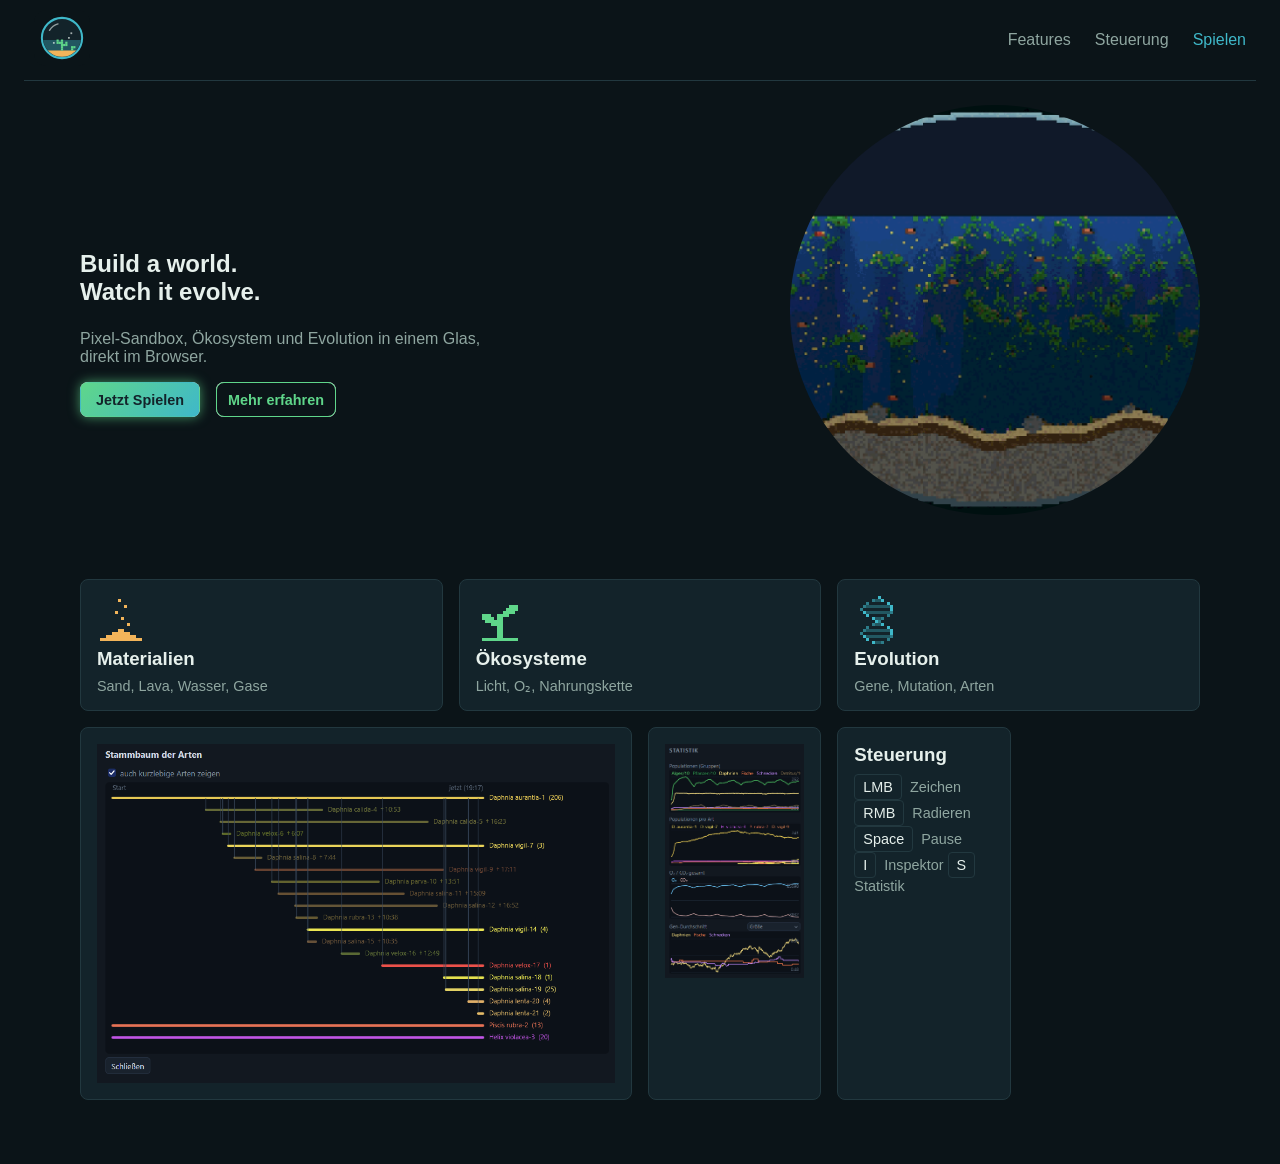
<file: index.html>
<!DOCTYPE html>
<html lang="en">

<head>
    <meta charset="UTF-8">
    <meta name="viewport" content="width=device-width, initial-scale=1.0">
    <link rel="stylesheet" href="public/styles/stylesheet.css">
    <title>Biome Lab</title>
</head>

<body>

    <!--navigation bar-->
    <nav class="navbar">

        <ul>
            <li>
                <a href="/"><img src="public/img/biome-lab-icon.svg" alt="Logo" class="logo"></a>
            </li>
            <li><a href="/">Features</a></li>
            <li><a href="/about">Steuerung</a></li>
            <li><a class="navlinkplay" href="public/sites/biosphere.html">Spielen</a></li>
        </ul>
    </nav>

    <!--Front Page Content-->
    <main>
        <section class="frontpage">
            <div class="frontpage-content">
                <h2>Build a world.<br>Watch it evolve.</h2>
                <p>Pixel-Sandbox, Ökosystem und Evolution in einem Glas,<br> direkt im Browser.</p>
                <div class="frontpage-buttons">
                    <button><a href="public/sites/biosphere.html" class="play-button">Jetzt Spielen</a></button>
                    <button><a href="/about" class="learn-more-button">Mehr erfahren</a></button>
                </div>
            </div>
            <div class="frontpage-visual">
                <img src="public/img/Aufzeichnung%202026-11-12%20004327.gif" alt="Biome Lab Simulation" class="frontpage-gif">
            </div>
        </section>

        <section class="features">
            <div>
                <svg xmlns="http://www.w3.org/2000/svg" viewBox="0 0 16 16" width="48" height="48" fill="#F2B45A" shape-rendering="crispEdges" role="img"><title>Materialien</title><rect x="1" y="14" width="1" height="1"/><rect x="2" y="14" width="1" height="1"/><rect x="3" y="13" width="1" height="1"/><rect x="3" y="14" width="1" height="1"/><rect x="4" y="13" width="1" height="1"/><rect x="4" y="14" width="1" height="1"/><rect x="5" y="12" width="1" height="1"/><rect x="5" y="13" width="1" height="1"/><rect x="5" y="14" width="1" height="1"/><rect x="6" y="5" width="1" height="1"/><rect x="6" y="12" width="1" height="1"/><rect x="6" y="13" width="1" height="1"/><rect x="6" y="14" width="1" height="1"/><rect x="7" y="1" width="1" height="1"/><rect x="7" y="11" width="1" height="1"/><rect x="7" y="12" width="1" height="1"/><rect x="7" y="13" width="1" height="1"/><rect x="7" y="14" width="1" height="1"/><rect x="8" y="7" width="1" height="1"/><rect x="8" y="11" width="1" height="1"/><rect x="8" y="12" width="1" height="1"/><rect x="8" y="13" width="1" height="1"/><rect x="8" y="14" width="1" height="1"/><rect x="9" y="3" width="1" height="1"/><rect x="9" y="12" width="1" height="1"/><rect x="9" y="13" width="1" height="1"/><rect x="9" y="14" width="1" height="1"/><rect x="10" y="9" width="1" height="1"/><rect x="10" y="12" width="1" height="1"/><rect x="10" y="13" width="1" height="1"/><rect x="10" y="14" width="1" height="1"/><rect x="11" y="13" width="1" height="1"/><rect x="11" y="14" width="1" height="1"/><rect x="12" y="13" width="1" height="1"/><rect x="12" y="14" width="1" height="1"/><rect x="13" y="14" width="1" height="1"/><rect x="14" y="14" width="1" height="1"/></svg>
                <h3>Materialien</h3>
                <p>Sand, Lava, Wasser, Gase</p>
            </div>
            <div>
                <svg xmlns="http://www.w3.org/2000/svg" viewBox="0 0 16 16" width="48" height="48" fill="#5FD68A" shape-rendering="crispEdges" role="img"><title>Ökosystem</title><rect x="2" y="6" width="1" height="1"/><rect x="2" y="7" width="1" height="1"/><rect x="2" y="14" width="1" height="1"/><rect x="3" y="6" width="1" height="1"/><rect x="3" y="7" width="1" height="1"/><rect x="3" y="8" width="1" height="1"/><rect x="3" y="14" width="1" height="1"/><rect x="4" y="6" width="1" height="1"/><rect x="4" y="7" width="1" height="1"/><rect x="4" y="8" width="1" height="1"/><rect x="4" y="14" width="1" height="1"/><rect x="5" y="7" width="1" height="1"/><rect x="5" y="8" width="1" height="1"/><rect x="5" y="9" width="1" height="1"/><rect x="5" y="14" width="1" height="1"/><rect x="6" y="8" width="1" height="1"/><rect x="6" y="9" width="1" height="1"/><rect x="6" y="14" width="1" height="1"/><rect x="7" y="6" width="1" height="1"/><rect x="7" y="7" width="1" height="1"/><rect x="7" y="8" width="1" height="1"/><rect x="7" y="9" width="1" height="1"/><rect x="7" y="10" width="1" height="1"/><rect x="7" y="11" width="1" height="1"/><rect x="7" y="12" width="1" height="1"/><rect x="7" y="13" width="1" height="1"/><rect x="7" y="14" width="1" height="1"/><rect x="8" y="6" width="1" height="1"/><rect x="8" y="7" width="1" height="1"/><rect x="8" y="8" width="1" height="1"/><rect x="8" y="9" width="1" height="1"/><rect x="8" y="10" width="1" height="1"/><rect x="8" y="11" width="1" height="1"/><rect x="8" y="12" width="1" height="1"/><rect x="8" y="13" width="1" height="1"/><rect x="8" y="14" width="1" height="1"/><rect x="9" y="5" width="1" height="1"/><rect x="9" y="6" width="1" height="1"/><rect x="9" y="14" width="1" height="1"/><rect x="10" y="4" width="1" height="1"/><rect x="10" y="5" width="1" height="1"/><rect x="10" y="6" width="1" height="1"/><rect x="10" y="14" width="1" height="1"/><rect x="11" y="3" width="1" height="1"/><rect x="11" y="4" width="1" height="1"/><rect x="11" y="5" width="1" height="1"/><rect x="11" y="14" width="1" height="1"/><rect x="12" y="3" width="1" height="1"/><rect x="12" y="4" width="1" height="1"/><rect x="12" y="5" width="1" height="1"/><rect x="12" y="14" width="1" height="1"/><rect x="13" y="3" width="1" height="1"/><rect x="13" y="4" width="1" height="1"/><rect x="13" y="14" width="1" height="1"/></svg>
                <h3>Ökosysteme</h3>
                <p>Licht, O₂, Nahrungskette</p>
            </div>
            <div>
                <svg xmlns="http://www.w3.org/2000/svg" viewBox="0 0 16 16" width="48" height="48" fill="#3FB8C9" shape-rendering="crispEdges" role="img"><title>Evolution</title><rect x="4" y="3" width="1" height="1" opacity="0.35"/><rect x="4" y="5" width="1" height="1" opacity="0.35"/><rect x="4" y="11" width="1" height="1" opacity="0.35"/><rect x="4" y="13" width="1" height="1" opacity="0.35"/><rect x="5" y="3" width="1" height="1" opacity="0.35"/><rect x="5" y="5" width="1" height="1" opacity="0.35"/><rect x="5" y="11" width="1" height="1" opacity="0.35"/><rect x="5" y="13" width="1" height="1" opacity="0.35"/><rect x="6" y="3" width="1" height="1" opacity="0.35"/><rect x="6" y="5" width="1" height="1" opacity="0.35"/><rect x="6" y="11" width="1" height="1" opacity="0.35"/><rect x="6" y="13" width="1" height="1" opacity="0.35"/><rect x="7" y="1" width="1" height="1" opacity="0.35"/><rect x="7" y="3" width="1" height="1" opacity="0.35"/><rect x="7" y="5" width="1" height="1" opacity="0.35"/><rect x="7" y="7" width="1" height="1" opacity="0.35"/><rect x="7" y="9" width="1" height="1" opacity="0.35"/><rect x="7" y="11" width="1" height="1" opacity="0.35"/><rect x="7" y="13" width="1" height="1" opacity="0.35"/><rect x="7" y="15" width="1" height="1" opacity="0.35"/><rect x="8" y="1" width="1" height="1" opacity="0.35"/><rect x="8" y="3" width="1" height="1" opacity="0.35"/><rect x="8" y="5" width="1" height="1" opacity="0.35"/><rect x="8" y="7" width="1" height="1" opacity="0.35"/><rect x="8" y="9" width="1" height="1" opacity="0.35"/><rect x="8" y="11" width="1" height="1" opacity="0.35"/><rect x="8" y="13" width="1" height="1" opacity="0.35"/><rect x="8" y="15" width="1" height="1" opacity="0.35"/><rect x="9" y="3" width="1" height="1" opacity="0.35"/><rect x="9" y="5" width="1" height="1" opacity="0.35"/><rect x="9" y="11" width="1" height="1" opacity="0.35"/><rect x="9" y="13" width="1" height="1" opacity="0.35"/><rect x="10" y="3" width="1" height="1" opacity="0.35"/><rect x="10" y="5" width="1" height="1" opacity="0.35"/><rect x="10" y="11" width="1" height="1" opacity="0.35"/><rect x="10" y="13" width="1" height="1" opacity="0.35"/><rect x="11" y="3" width="1" height="1" opacity="0.35"/><rect x="11" y="5" width="1" height="1" opacity="0.35"/><rect x="11" y="11" width="1" height="1" opacity="0.35"/><rect x="11" y="13" width="1" height="1" opacity="0.35"/><rect x="2" y="4" width="1" height="1" opacity="0.6"/><rect x="2" y="12" width="1" height="1" opacity="0.6"/><rect x="3" y="3" width="1" height="1" opacity="0.6"/><rect x="3" y="11" width="1" height="1" opacity="0.6"/><rect x="4" y="2" width="1" height="1" opacity="0.6"/><rect x="4" y="10" width="1" height="1" opacity="0.6"/><rect x="6" y="1" width="1" height="1" opacity="0.6"/><rect x="6" y="9" width="1" height="1" opacity="0.6"/><rect x="8" y="0" width="1" height="1" opacity="0.6"/><rect x="8" y="8" width="1" height="1" opacity="0.6"/><rect x="9" y="7" width="1" height="1" opacity="0.6"/><rect x="9" y="15" width="1" height="1" opacity="0.6"/><rect x="11" y="6" width="1" height="1" opacity="0.6"/><rect x="11" y="14" width="1" height="1" opacity="0.6"/><rect x="12" y="5" width="1" height="1" opacity="0.6"/><rect x="12" y="13" width="1" height="1" opacity="0.6"/><rect x="3" y="5" width="1" height="1"/><rect x="3" y="13" width="1" height="1"/><rect x="4" y="6" width="1" height="1"/><rect x="4" y="14" width="1" height="1"/><rect x="6" y="7" width="1" height="1"/><rect x="6" y="15" width="1" height="1"/><rect x="7" y="8" width="1" height="1"/><rect x="8" y="0" width="1" height="1"/><rect x="9" y="1" width="1" height="1"/><rect x="9" y="9" width="1" height="1"/><rect x="11" y="2" width="1" height="1"/><rect x="11" y="10" width="1" height="1"/><rect x="12" y="3" width="1" height="1"/><rect x="12" y="4" width="1" height="1"/><rect x="12" y="11" width="1" height="1"/><rect x="12" y="12" width="1" height="1"/></svg>
                <h3>Evolution</h3>
                <p>Gene, Mutation, Arten</p>
            </div>
            <div>
                <img src="public/img/Stammbaum.png" alt="">
            </div>
            <div>
                <img src="public/img/Statistik.png" alt="">
            </div>
            <div>
                <h3>Steuerung</h3>
                <p><span class="controlboxes">LMB</span>Zeichen <span class="controlboxes">RMB</span>Radieren<span class="controlboxes">Space</span>Pause <span class="controlboxes">I</span>Inspektor <span class="controlboxes">S</span>Statistik</p>
            </div>
        </section>


</body>

</html>
</file>
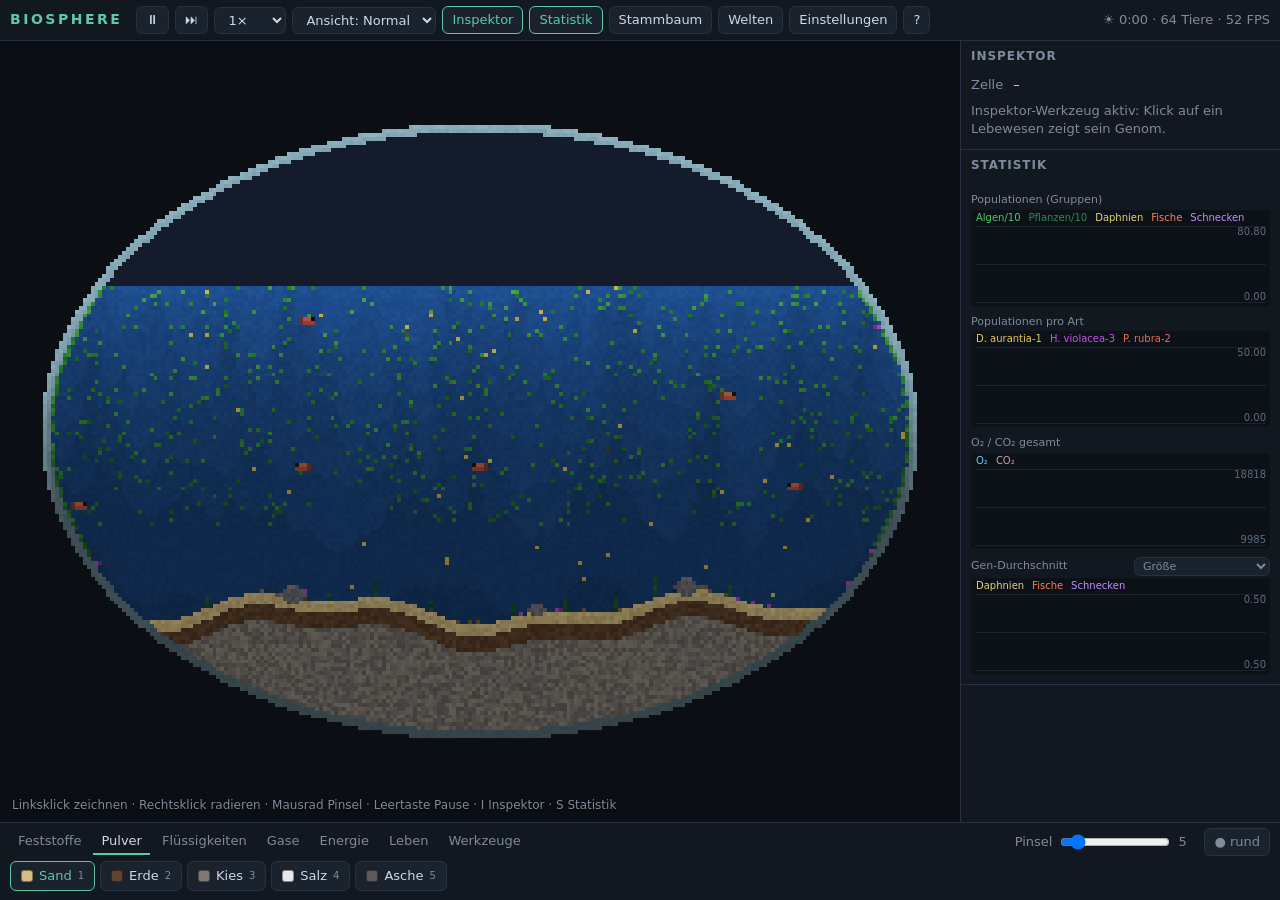
<file: public/sites/biosphere.html>
<!DOCTYPE html>
<html lang="de">
<head>
<meta charset="utf-8">
<meta name="viewport" content="width=device-width,initial-scale=1,user-scalable=no">
<title>BIOSPHERE</title>
<style>
:root{--bg:#0b0f14;--panel:#121820;--panel2:#19222d;--line:#263243;--txt:#cfd8e3;--dim:#7d8b9c;--acc:#5ec8a8}
*{box-sizing:border-box}
html,body{height:100%;margin:0;background:var(--bg);color:var(--txt);font:13px/1.4 system-ui,-apple-system,"Segoe UI",sans-serif;overflow:hidden}
body{display:grid;grid-template-rows:auto 1fr auto}
button,select,input{font:inherit;color:inherit}
button,select{background:var(--panel2);border:1px solid var(--line);border-radius:6px;padding:4px 9px;cursor:pointer}
button:hover{border-color:#3b4c63}
button.on{border-color:var(--acc);color:var(--acc)}
header{display:flex;gap:6px;align-items:center;padding:6px 10px;background:var(--panel);border-bottom:1px solid var(--line);flex-wrap:wrap}
header h1{font-size:14px;letter-spacing:.18em;margin:0 8px 0 0;color:var(--acc);font-weight:600}
header .sp{flex:1}
#clock{color:var(--dim);font-variant-numeric:tabular-nums;white-space:nowrap}
main{display:flex;min-height:0}
#stage{flex:1;display:flex;align-items:center;justify-content:center;min-width:0;min-height:0;padding:8px;position:relative}
#view{image-rendering:pixelated;image-rendering:crisp-edges;touch-action:none;cursor:crosshair;display:block}
#hint{position:absolute;left:12px;bottom:8px;color:var(--dim);font-size:12px;pointer-events:none;text-shadow:0 1px 2px #000}
aside{width:320px;overflow:auto;background:var(--panel);border-left:1px solid var(--line)}
aside section{border-bottom:1px solid var(--line)}
aside h2{margin:0;padding:7px 10px;font-size:12px;letter-spacing:.08em;text-transform:uppercase;color:var(--dim);cursor:pointer;user-select:none}
aside h2:hover{color:var(--txt)}
aside .body{padding:4px 10px 10px}
aside section.closed .body{display:none}
.kv{display:grid;grid-template-columns:auto 1fr;gap:1px 10px}
.kv span:nth-child(odd){color:var(--dim)}
.gene{display:grid;grid-template-columns:118px 1fr 62px;gap:6px;align-items:center;font-size:12px;margin:2px 0}
.gene .bar{height:6px;background:#0c1118;border-radius:3px;overflow:hidden}
.gene .bar i{display:block;height:100%;background:var(--acc)}
.gene em{font-style:normal;color:var(--dim);text-align:right}
.cap{font-size:11px;color:var(--dim);margin:8px 0 2px;display:flex;justify-content:space-between;align-items:center}
.cap select{padding:1px 4px;font-size:11px}
canvas.chart{width:100%;height:96px;display:block;background:#0c1118;border-radius:4px}
footer{background:var(--panel);border-top:1px solid var(--line);padding:5px 10px 7px}
#tabs{display:flex;gap:4px;align-items:center;flex-wrap:wrap}
#tabs .tab{background:none;border:none;border-bottom:2px solid transparent;border-radius:0;color:var(--dim);padding:3px 8px}
#tabs .tab.on{color:var(--txt);border-bottom-color:var(--acc)}
#brushbox{margin-left:auto;display:flex;gap:6px;align-items:center;color:var(--dim)}
#elems{display:flex;gap:5px;margin-top:5px;overflow-x:auto;padding-bottom:2px}
.elem{display:flex;align-items:center;gap:6px;white-space:nowrap;padding:5px 10px}
.elem i{width:12px;height:12px;border-radius:3px;display:inline-block;border:1px solid #0006}
.elem small{color:var(--dim);font-size:10px}
.modal{position:fixed;inset:0;background:#000a;display:flex;align-items:center;justify-content:center;z-index:10}
.modal.hide{display:none}
.modal>div{background:var(--panel);border:1px solid var(--line);border-radius:10px;padding:16px 18px;max-width:min(880px,94vw);max-height:88vh;overflow:auto;min-width:300px}
.modal h3{margin:0 0 10px;font-size:15px}
.modal h4{margin:14px 0 6px;font-size:12px;color:var(--dim);text-transform:uppercase;letter-spacing:.08em}
.row{display:flex;gap:8px;align-items:center;margin:6px 0;flex-wrap:wrap}
.row label{min-width:150px;color:var(--dim)}
.row output{min-width:54px;color:var(--txt)}
.slot{display:grid;grid-template-columns:90px 1fr auto auto auto;gap:6px;align-items:center;margin:4px 0}
.slot span{color:var(--dim);font-size:12px}
#treeWrap{overflow:auto;max-height:66vh;background:#0c1118;border-radius:6px}
kbd{background:var(--panel2);border:1px solid var(--line);border-radius:4px;padding:0 5px;font:12px ui-monospace,monospace}
@media (max-width:900px){
  aside{position:fixed;right:0;top:44px;max-height:55vh;width:min(320px,92vw);z-index:5;border:1px solid var(--line)}
  header h1{display:none}
}
</style>
</head>
<body>
<header>
  <h1>BIOSPHERE</h1>
  <button id="bPause" title="Pause (Leertaste)">⏸</button>
  <button id="bStep" title="Einzelschritt">⏭</button>
  <select id="sSpeed" title="Geschwindigkeit">
    <option value="0.5">0,5×</option><option value="1" selected>1×</option><option value="2">2×</option><option value="4">4×</option><option value="8">8×</option>
  </select>
  <select id="sOverlay" title="Ansicht">
    <option value="0">Ansicht: Normal</option><option value="1">Temperatur</option><option value="2">Licht</option><option value="3">Sauerstoff</option><option value="4">Arten</option>
  </select>
  <button id="bInsp" title="Inspektor (I)">Inspektor</button>
  <button id="bStats" title="Statistik (S)">Statistik</button>
  <button id="bTree">Stammbaum</button>
  <button id="bWorld">Welten</button>
  <button id="bSet">Einstellungen</button>
  <button id="bHelp">?</button>
  <span class="sp"></span>
  <span id="clock"></span>
</header>
<main>
  <div id="stage"><canvas id="view"></canvas><div id="hint"></div></div>
  <aside id="side">
    <section id="secInsp">
      <h2>Inspektor</h2>
      <div class="body">
        <div class="kv" id="cellInfo"></div>
        <div id="creature"></div>
      </div>
    </section>
    <section id="secStats">
      <h2>Statistik</h2>
      <div class="body">
        <div class="cap"><span>Populationen (Gruppen)</span></div><canvas class="chart" id="ch1"></canvas>
        <div class="cap"><span>Populationen pro Art</span></div><canvas class="chart" id="ch2"></canvas>
        <div class="cap"><span>O₂ / CO₂ gesamt</span></div><canvas class="chart" id="ch3"></canvas>
        <div class="cap"><span>Gen-Durchschnitt</span><select id="sGene"></select></div><canvas class="chart" id="ch4"></canvas>
      </div>
    </section>
  </aside>
</main>
<footer>
  <div id="tabs"></div>
  <div id="elems"></div>
</footer>

<div class="modal hide" id="mWorld"><div>
  <h3>Welten &amp; Speicherstände</h3>
  <h4>Vorlagen</h4>
  <div class="row" id="tplRow"></div>
  <h4>Speicherplätze (localStorage)</h4>
  <div id="slots"></div>
  <h4>Datei</h4>
  <div class="row"><button id="bExport">Als JSON exportieren</button><button id="bImport">JSON importieren</button><input type="file" id="fImport" accept=".json,application/json" hidden></div>
  <div class="row" id="saveMsg" style="color:var(--dim)"></div>
  <div class="row"><button data-close>Schließen</button></div>
</div></div>

<div class="modal hide" id="mSet"><div>
  <h3>Einstellungen</h3>
  <div class="row"><label>Mutationsrate</label><input type="range" id="rMut" min="0" max="5" step="0.1"><output id="oMut"></output></div>
  <div class="row"><label>Tag-Nacht-Dauer</label><input type="range" id="rDay" min="0" max="600" step="10"><output id="oDay"></output></div>
  <div class="row"><label>Umgebungstemperatur</label><input type="range" id="rAmb" min="-10" max="45" step="1"><output id="oAmb"></output></div>
  <div class="row"><label>Grid-Größe</label><select id="sGrid"><option>160×100</option><option>240×160</option><option>320×200</option><option>400×260</option></select><span style="color:var(--dim)">(erstellt die Welt neu)</span></div>
  <div class="row"><label>Glas-Orb (geschlossen)</label><input type="checkbox" id="cOrb"></div>
  <div class="row"><button data-close>Schließen</button></div>
</div></div>

<div class="modal hide" id="mTree"><div>
  <h3>Stammbaum der Arten</h3>
  <div class="row"><label style="min-width:0"><input type="checkbox" id="cTreeAll"> auch kurzlebige Arten zeigen</label></div>
  <div id="treeWrap"><canvas id="treeCv"></canvas></div>
  <div class="row"><button data-close>Schließen</button></div>
</div></div>

<div class="modal hide" id="mHelp"><div>
  <h3>BIOSPHERE – Kurzanleitung</h3>
  <p>Baue eine Welt aus Materialien, setze Lebewesen aus und beobachte, wie ein Ökosystem entsteht und sich die Arten über Generationen verändern. Es gibt kein Game Over.</p>
  <p><kbd>Linke Maustaste</kbd> zeichnen · <kbd>Rechte Maustaste</kbd> radieren · <kbd>Mausrad</kbd> Pinselgröße<br>
  <kbd>Leertaste</kbd> Pause · <kbd>1</kbd>–<kbd>9</kbd> Elemente des aktuellen Tabs · <kbd>I</kbd> Inspektor · <kbd>S</kbd> Statistik</p>
  <p><b>Kreislauf:</b> Algen und Pflanzen binden CO₂ und Nährstoffe und geben O₂ ab. Daphnien und Schnecken fressen Algen, Fische fressen Daphnien. Alles Tote wird zu Detritus, den Bakterien wieder zu Nährstoffen und CO₂ abbauen.</p>
  <p><b>Gut zu wissen:</b> Daphnien fressen vor allem junge, frei schwebende Algen; ausgewachsene Algen sind zäh, den Algenfilm auf Oberflächen weiden nur Schnecken ab (sie fressen auch Detritus). Bei hoher Dichte bremst Dichtestress die Vermehrung. Daphnien legen Dauereier, die schlüpfen, wenn die Population eingebrochen ist.</p>
  <p><b>Evolution:</b> Tiere vererben ihre Gene mit kleinen Mutationen. Tipp: Umgebungstemperatur (Einstellungen) oder Salzgehalt ändern, Heizer/Kühler setzen und im Statistik-Panel die Gen-Durchschnitte verfolgen.</p>
  <div class="row"><button data-close>Schließen</button></div>
</div></div>

<script>
'use strict';
/* =====================================================================
   BIOSPHERE – Falling-Sand + Ökosystem + Evolution in einer Datei.
   Abschnitte:
     0  Hilfsfunktionen / Zufall
     1  Materialien (datengetriebene Elementtabelle)
     2  Welt / Grid (Typed Arrays)
     3  Physik (Bewegung, Temperatur, Reaktionen, Feuer)
     4  Ökosystem (Licht, Gase, Nährstoffe, Algen, Pflanzen, Bakterien)
     5  Genetik & Tiere (Genom, Verhalten, Fortpflanzung, Artbildung)
     6  Simulationsschleife & Statistik
     7  Rendering
     8  UI (Werkzeuge, Inspektor, Diagramme, Stammbaum)
     9  Speichern / Laden / Vorlagen
   ===================================================================== */

// ===== 0. Hilfsfunktionen ============================================
const $ = id => document.getElementById(id);
const clamp = (v, a, b) => v < a ? a : v > b ? b : v;
let seed = (Math.random() * 0xffffffff) >>> 0 || 88172645;
function ri() { seed ^= seed << 13; seed ^= seed >>> 17; seed ^= seed << 5; return seed >>> 0; } // xorshift32
function rf() { return ri() / 4294967296; }
function gauss() { return (rf() + rf() + rf() + rf() - 2) * 1.732; }

// ===== 1. Materialien ================================================
// Aggregatzustände
const ST = { NONE: 0, SOLID: 1, POWDER: 2, LIQUID: 3, GAS: 4, ENERGY: 5 };
const DEF = [], E = {};
/* Felder einer Elementdefinition:
   name, cat (Tab), st (Zustand), col [r,g,b], v (Farbvariation), dens (Dichte),
   cond (Wärmeleitfähigkeit 0..1), trans (Lichtdurchlässigkeit 0..1),
   perm (Gasdiffusion O₂/CO₂), nperm (Nährstoffdiffusion),
   hi:[T,Ziel,p] / lo:[T,Ziel,p]  Zustandswechsel über/unter Temperatur,
   flam (Entzündungswahrsch.), burn (Brenndauer), ash (hinterlässt Asche),
   spawnT (Temperatur beim Platzieren), fixT (hält feste Temperatur),
   slide (Rutschneigung Pulver), flow (Fließweite), visc (Zähigkeit),
   sparse (Pinsel streut), emis (leuchtet selbst),
   rx: [[Partner, selbstWird, partnerWird, p, nährstoffBonus]] Reaktionen */
function el(key, name, cat, st, col, o) {
  const d = Object.assign({ key, name, cat, st, col, v: 10, dens: 1000, cond: .2, trans: 0, perm: 0, nperm: 0, flam: 0 }, o);
  d.id = DEF.length; E[key] = d.id; DEF.push(d);
}
el('EMPTY', 'Luft', null, ST.NONE, [24, 32, 50], { v: 0, dens: 1.2, cond: .35, trans: 1, perm: .45 });
el('VOID', 'Außenwelt', null, ST.NONE, [11, 15, 20], { v: 0, cond: 0, trans: 1 });
// Feststoffe
el('GLASS', 'Glas', 'Feststoffe', ST.SOLID, [150, 190, 205], { v: 6, cond: .12, trans: .97 });
el('STONE', 'Stein', 'Feststoffe', ST.SOLID, [112, 112, 118], { v: 14, cond: .2, hi: [1250, 'LAVA', .05] });
el('WOOD', 'Holz', 'Feststoffe', ST.SOLID, [120, 82, 48], { v: 12, cond: .05, flam: .05, burn: 160, ash: 1, hi: [300, 'FIRE', .05] });
el('METAL', 'Metall', 'Feststoffe', ST.SOLID, [150, 156, 168], { v: 8, cond: .9 });
el('ICE', 'Eis', 'Feststoffe', ST.SOLID, [170, 215, 240], { v: 8, cond: .3, trans: .9, spawnT: -15, hi: [1, 'WATER', .1], rx: [['SALT', 'SALTWATER', 'EMPTY', .02]] });
// Pulver
el('SAND', 'Sand', 'Pulver', ST.POWDER, [214, 190, 130], { v: 14, dens: 1600, cond: .15, nperm: .04, slide: 1, sparse: 1, hi: [1100, 'GLASS', .05] });
el('SOIL', 'Erde', 'Pulver', ST.POWDER, [96, 68, 44], { v: 12, dens: 1400, cond: .12, nperm: .04, slide: .5, sparse: 1 });
el('GRAVEL', 'Kies', 'Pulver', ST.POWDER, [128, 122, 114], { v: 22, dens: 1800, cond: .18, nperm: .06, slide: .25, sparse: 1 });
el('SALT', 'Salz', 'Pulver', ST.POWDER, [232, 232, 236], { v: 10, dens: 1500, slide: .9, sparse: 1, rx: [['WATER', 'EMPTY', 'SALTWATER', .05]] });
el('ASH', 'Asche', 'Pulver', ST.POWDER, [92, 90, 92], { v: 14, dens: 1100, slide: .9, sparse: 1, rx: [['WATER', 'EMPTY', null, .003, .3]] });
// Flüssigkeiten
el('WATER', 'Süßwasser', 'Flüssigkeiten', ST.LIQUID, [36, 92, 168], { v: 4, dens: 1000, cond: .5, trans: .985, perm: .25, nperm: .25, flow: 4, sparse: 1, lo: [0, 'ICE', .08], hi: [100, 'STEAM', .2] });
el('SALTWATER', 'Salzwasser', 'Flüssigkeiten', ST.LIQUID, [30, 110, 150], { v: 4, dens: 1030, cond: .5, trans: .985, perm: .25, nperm: .25, flow: 4, sparse: 1, lo: [-6, 'ICE', .08], hi: [103, 'STEAM', .2] });
el('OIL', 'Öl', 'Flüssigkeiten', ST.LIQUID, [70, 52, 30], { v: 6, dens: 850, cond: .15, trans: .7, flow: 3, sparse: 1, flam: .12, burn: 50, hi: [260, 'FIRE', .1] });
el('LAVA', 'Lava', 'Flüssigkeiten', ST.LIQUID, [235, 96, 28], { v: 26, dens: 2800, cond: .35, flow: 1, visc: .75, sparse: 1, emis: 1, spawnT: 1400, lo: [900, 'STONE', .05],
  rx: [['WATER', 'STONE', 'STEAM', .4], ['SALTWATER', 'STONE', 'STEAM', .4], ['ICE', 'STONE', 'WATER', .5]] });
// Gase
el('STEAM', 'Dampf', 'Gase', ST.GAS, [200, 210, 222], { v: 12, dens: .6, cond: .04, trans: .9, sparse: 1, spawnT: 120, lo: [96, 'WATER', .02] });
el('SMOKE', 'Rauch', 'Gase', ST.GAS, [70, 70, 76], { v: 12, dens: .9, cond: .1, trans: .7, sparse: 1 });
el('O2', 'Sauerstoff', 'Gase', ST.GAS, [150, 205, 255], { v: 10, dens: 1.1, cond: .2, trans: 1, sparse: 1 });
el('CO2', 'Kohlendioxid', 'Gase', ST.GAS, [150, 140, 150], { v: 10, dens: 1.9, cond: .2, trans: 1, sparse: 1 });
// Energie
el('FIRE', 'Feuer', 'Energie', ST.ENERGY, [255, 150, 40], { v: 40, dens: .3, cond: .3, trans: 1, perm: .45, emis: 1, sparse: 1, spawnT: 600 });
el('LAMP', 'Licht', 'Energie', ST.SOLID, [255, 240, 170], { v: 6, cond: .1, emis: 1 });
el('HEATER', 'Heizer', 'Energie', ST.SOLID, [190, 70, 50], { v: 8, cond: 1, fixT: 80, emis: 1 });
el('COOLER', 'Kühler', 'Energie', ST.SOLID, [70, 130, 200], { v: 8, cond: 1, fixT: -2, emis: 1 });
// Leben (zellbasierte Organismen)
el('ALGAE', 'Algen', 'Leben', ST.SOLID, [60, 170, 70], { v: 22, cond: .5, trans: .8, perm: .2, nperm: .25, sparse: 1, flam: .01, burn: 20 });
el('PLANT', 'Pflanze / Gras', 'Leben', ST.SOLID, [38, 132, 60], { v: 18, cond: .3, trans: .85, perm: .2, nperm: .2, flam: .03, burn: 40, ash: 1 });
el('BACT', 'Bakterien', 'Leben', ST.POWDER, [196, 160, 96], { v: 18, dens: 1050, cond: .4, trans: .6, perm: .2, nperm: .12, slide: .6, sparse: 1 });
el('DETRITUS', 'Detritus', 'Leben', ST.POWDER, [86, 74, 52], { v: 14, dens: 1050, cond: .4, trans: .6, perm: .2, nperm: .12, slide: .6, sparse: 1, flam: .02, burn: 30, ash: 1 });

const NT = DEF.length;
const { EMPTY, VOID, GLASS, STONE, WOOD, ICE, SAND, SOIL, GRAVEL, SALT, ASH, WATER, SALTWATER, LAVA, STEAM, SMOKE, O2, CO2, FIRE, LAMP, HEATER, ALGAE, PLANT, BACT, DETRITUS } = E;

// Aus der Definitionstabelle abgeleitete, schnelle Lookup-Tabellen
const tState = new Uint8Array(NT), tDens = new Float32Array(NT), tCond = new Float32Array(NT), tTrans = new Float32Array(NT),
  tPerm = new Float32Array(NT), tNperm = new Float32Array(NT), tFlam = new Float32Array(NT), tBurn = new Uint16Array(NT), tAsh = new Uint8Array(NT),
  hiT = new Float32Array(NT).fill(Infinity), hiTo = new Uint8Array(NT), hiP = new Float32Array(NT),
  loT = new Float32Array(NT).fill(-Infinity), loTo = new Uint8Array(NT), loP = new Float32Array(NT),
  fixT = new Float32Array(NT).fill(NaN), tPass = new Uint8Array(NT), isWater = new Uint8Array(NT), isSoil = new Uint8Array(NT),
  solidish = new Uint8Array(NT), wetish = new Uint8Array(NT), tSlide = new Float32Array(NT), tFlow = new Uint8Array(NT), tVisc = new Float32Array(NT),
  hasRx = new Uint8Array(NT), rxOf = new Array(NT * NT).fill(null);
for (const d of DEF) {
  const i = d.id;
  tState[i] = d.st; tDens[i] = d.dens; tCond[i] = d.cond; tTrans[i] = d.trans; tPerm[i] = d.perm; tNperm[i] = d.nperm;
  tFlam[i] = d.flam; tBurn[i] = d.burn || 40; tAsh[i] = d.ash ? 1 : 0;
  if (d.hi) { hiT[i] = d.hi[0]; hiTo[i] = E[d.hi[1]]; hiP[i] = d.hi[2]; }
  if (d.lo) { loT[i] = d.lo[0]; loTo[i] = E[d.lo[1]]; loP[i] = d.lo[2]; }
  if (d.fixT !== undefined) fixT[i] = d.fixT;
  tPass[i] = (i === EMPTY || d.st === ST.GAS || d.st === ST.ENERGY) ? 1 : d.st === ST.LIQUID ? 2 : 0; // 1 = frei, 2 = Flüssigkeit
  tSlide[i] = d.slide || 0; tFlow[i] = d.flow || 0; tVisc[i] = d.visc || 0;
  solidish[i] = ((d.st === ST.SOLID || d.st === ST.POWDER) && i !== ALGAE && i !== DETRITUS && i !== BACT) ? 1 : 0;
}
isWater[WATER] = isWater[SALTWATER] = 1; wetish[WATER] = wetish[SALTWATER] = wetish[ALGAE] = 1;
isSoil[SAND] = isSoil[SOIL] = isSoil[GRAVEL] = 1;
for (const d of DEF) for (const r of (d.rx || [])) {       // Reaktionen in beide Richtungen eintragen
  const o = E[r[0]], a = r[1] === null ? -1 : E[r[1]], b = r[2] === null ? -1 : E[r[2]];
  rxOf[d.id * NT + o] = { a, b, p: r[3], na: 0, nb: r[4] || 0 };
  rxOf[o * NT + d.id] = { a: b, b: a, p: r[3], na: r[4] || 0, nb: 0 };
  hasRx[d.id] = hasRx[o] = 1;
}

// ===== 2. Welt / Grid ================================================
let W = 240, H = 160, N = W * H;
let type, rnd, upd, light, life, age, temp, o2, co2, nut;   // Typed Arrays, eine Zelle = ein Index
let NB4, NB8;
const DX8 = [-1, 0, 1, 1, 1, 0, -1, -1], DY8 = [-1, -1, -1, 0, 1, 1, 1, 0];
let tick = 0, cur = 0;
const settings = { orb: true, mut: 1, dayLen: 120, amb: 22 };
let curTemplate = 'balanced';

function allocate(w, h) {
  W = w; H = h; N = w * h;
  type = new Uint8Array(N); rnd = new Uint8Array(N); upd = new Uint8Array(N); light = new Uint8Array(N);
  life = new Uint16Array(N); age = new Uint16Array(N);       // Zusatzdaten pro Zelle (Wachstum/Alter/Brenndauer …)
  temp = new Float32Array(N); o2 = new Float32Array(N); co2 = new Float32Array(N); nut = new Float32Array(N);
  NB4 = [-W, 1, W, -1]; NB8 = [-W - 1, -W, -W + 1, 1, W + 1, W, W - 1, -1];
}
function inOrb(x, y, shrink) {
  const cy = (H - 1) / 2, cx = (W - 1) / 2, ry = H / 2 - 1.5 - shrink, rx = Math.min(W / 2 - 1.5, (H / 2 - 1.5) * 1.42) - shrink;
  const dx = (x - cx) / rx, dy = (y - cy) / ry; return dx * dx + dy * dy <= 1;
}
function newWorld(orb) {
  allocate(W, H);
  settings.orb = orb;
  for (let y = 0; y < H; y++) for (let x = 0; x < W; x++) {
    const i = y * W + x; rnd[i] = ri() & 63; temp[i] = settings.amb;
    if (x === 0 || y === 0 || x === W - 1 || y === H - 1) type[i] = VOID;
    else if (orb) type[i] = !inOrb(x, y, 0) ? VOID : !inOrb(x, y, 2.2) ? GLASS : EMPTY;
  }
  tick = 0; agents = []; newborn.length = 0; species = []; selAgent = null; nextAgentId = 1;
  resetHist();
}
function initFields() {                                   // Startwerte für Gase und Nährstoffe
  for (let i = 0; i < N; i++) {
    const t = type[i];
    o2[i] = isWater[t] ? .8 : 1; co2[i] = .45;
    nut[i] = isWater[t] ? .2 : t === SOIL ? .5 : t === SAND ? .08 : t === GRAVEL ? .05 : 0;
  }
}
function setCell(i, id) {
  if (id < 0) return;
  type[i] = id; rnd[i] = ri() & 63; upd[i] = cur; age[i] = 0;
  life[i] = id === FIRE ? 30 + (ri() & 31) : id === SMOKE ? 120 + (ri() & 127) : 0;
}
// rnd-Bits 6/7 merken, ob (und welches) Wasser ein Organismus verdrängt hat – beim Abbau wird es zurückgegeben
function wetBits(t) { return t === WATER ? 128 : t === SALTWATER ? 192 : 0; }
function liquidOf(r) { return r & 128 ? (r & 64 ? SALTWATER : WATER) : EMPTY; }
function place(i, id) {                                    // Platzieren durch Spieler/Vorlage
  const prev = type[i];
  setCell(i, id);
  if (id >= ALGAE) rnd[i] |= wetBits(prev);
  const s = DEF[id].spawnT; if (s !== undefined) temp[i] = s;
  if (id === BACT) { life[i] = 300; age[i] = 450; }
  else if (id === DETRITUS) { life[i] = 1000; age[i] = 1500; }
  else if (id === ALGAE) age[i] = ri() % ALG_AGE;          // gemischte Altersstruktur statt gleichzeitigem Absterben
}
function swap(i, j) {
  let a = type[i]; type[i] = type[j]; type[j] = a;
  a = rnd[i]; rnd[i] = rnd[j]; rnd[j] = a;
  a = life[i]; life[i] = life[j]; life[j] = a;
  a = age[i]; age[i] = age[j]; age[j] = a;
  const f = temp[i]; temp[i] = temp[j]; temp[j] = f;
  upd[i] = upd[j] = cur;
}

// ===== 3. Physik =====================================================
function movePowder(i, t) {
  const d = tDens[t]; let j = i + W, tj = type[j], p = tPass[tj];
  if (p === 1 || (p === 2 && tDens[tj] < d && (ri() & 1))) { swap(i, j); return; }
  if (rf() > tSlide[t]) return;
  const s = (ri() & 1) ? 1 : -1;
  for (let n = 0; n < 2; n++) {
    const sd = n ? -s : s; j = i + W + sd; tj = type[j]; p = tPass[tj];
    if ((p === 1 || (p === 2 && tDens[tj] < d && (ri() & 1))) && tPass[type[i + sd]]) { swap(i, j); return; }
  }
}
function moveLiquid(i, t) {
  const d = tDens[t];
  if (tVisc[t] && rf() < tVisc[t]) return;
  let j = i + W, tj = type[j], p = tPass[tj];
  if (p === 1 || (p === 2 && tDens[tj] < d && (ri() & 1))) { swap(i, j); return; }
  const s = (ri() & 1) ? 1 : -1;
  for (let n = 0; n < 2; n++) {
    const sd = n ? -s : s; j = i + W + sd; tj = type[j]; p = tPass[tj];
    if ((p === 1 || (p === 2 && tDens[tj] < d && (ri() & 1))) && tPass[type[i + sd]]) { swap(i, j); return; }
  }
  const fl = tFlow[t];                                     // seitlich ausbreiten
  for (let n = 0; n < 2; n++) {
    const sd = n ? -s : s; let q = i;
    for (let k = 0; k < fl; k++) { const tq = type[q + sd]; if (tPass[tq] === 1) q += sd; else break; }
    if (q !== i) { swap(i, q); return; }
    tj = type[i + sd];                                     // schwerere Flüssigkeit schiebt sich unter leichtere
    if (tPass[tj] === 2 && tDens[tj] < d && (ri() & 7) === 0) { swap(i, i + sd); return; }
  }
}
function moveGas(i, t) {
  if (ri() & 1) return;
  const d = tDens[t]; let j = i - W, tj = type[j];
  if (tPass[tj] === 2) { swap(i, j); return; }             // Blase steigt durch Flüssigkeit
  const s = (ri() & 1) ? 1 : -1;
  if (d < 1.2) {                                           // leichter als Luft: steigt
    if (tj === EMPTY || (tState[tj] === ST.GAS && tDens[tj] > d)) { swap(i, j); return; }
    if (type[j + s] === EMPTY) { swap(i, j + s); return; }
  } else if ((ri() & 3) === 0 && type[i + W] === EMPTY) { swap(i, i + W); return; }
  j = i + s; tj = type[j];
  if (tj === EMPTY || (tPass[tj] === 2 && tPass[type[i + W]] === 2)) swap(i, j);
}
function ignite(j) {
  const t = type[j];
  type[j] = FIRE; rnd[j] = ri() & 63; life[j] = (tBurn[t] * (.5 + rf())) | 0; age[j] = tAsh[t] ? 1 : 2;
  if (temp[j] < 600) temp[j] = 600; upd[j] = cur;
}
function transmute(i, to, from) {
  if (to === FIRE) { ignite(i); return; }
  setCell(i, to);
  if (from === SALTWATER && to === STEAM && rf() < .3) setCell(i, SALT);   // Verdunsten hinterlässt Salz
}
function respire(i, c) { co2[i] += c; const v = o2[i] - c; o2[i] = v < 0 ? 0 : v; }

// --- Spezialverhalten einzelner Elemente (true = Zelle wurde ersetzt) ---
function updFire(i) {
  if (temp[i] < 550) temp[i] = 550;
  let l = life[i];
  if (o2[i] < .04) l = l > 4 ? l - 4 : 0;                  // erstickt ohne Sauerstoff
  else if ((ri() & 3) === 0) respire(i, .012);
  const j = i + NB8[ri() & 7], tj = type[j];
  if (tFlam[tj] && rf() < tFlam[tj]) ignite(j);
  else if (isWater[tj]) { setCell(i, SMOKE); return true; }
  if ((ri() & 15) === 0 && type[i - W] === EMPTY) setCell(i - W, SMOKE);
  if (l <= 1) { const f = age[i]; setCell(i, f === 1 && rf() < .4 ? ASH : rf() < .4 ? SMOKE : EMPTY); return true; }
  life[i] = l - 1;
  if (age[i] === 0 && type[i - W] === EMPTY && (ri() & 3) === 0) swap(i, i - W);
  return true;
}
function updSmoke(i) {
  const l = life[i];
  if (l <= 1) { co2[i] += .02; setCell(i, EMPTY); return true; }
  life[i] = l - 1; return false;
}
function updLava(i) {
  if ((ri() & 3) === 0) { const j = i + NB4[ri() & 3]; if (tFlam[type[j]]) ignite(j); }
  return false;
}
function updGasO2(i) { return dissolve(i, o2); }
function updGasCO2(i) { return dissolve(i, co2); }
function dissolve(i, field) {                              // Gaspartikel gehen in das Gasfeld (Luft/Wasser) über
  const near = isWater[type[i + W]] || isWater[type[i - W]] || isWater[type[i + 1]] || isWater[type[i - 1]];
  if ((ri() & 63) < (near ? 16 : 2)) { field[i] += 1; setCell(i, EMPTY); return true; }
  return false;
}

// ===== 4. Ökosystem ==================================================
const GAS_K = 1.5;        // Gaseinheiten (CO₂ → O₂) pro Algenzelle
const E_ALGA = 150;        // Energie, die eine Algenzelle einem Fresser liefert
const CE = GAS_K / E_ALGA;// Gasverbrauch pro verbrauchter Energieeinheit
const ALG_GROW = 40, ALG_AGE = 600, ALG_YOUNG = 120, PL_GROW = 15, BACT_RATE = 20;

function toDetritus(i, n) {                                // life = Nährstoff ×1000, age = Kohlenstoff ×1000
  type[i] = DETRITUS; rnd[i] = (rnd[i] & 192) | (ri() & 63); upd[i] = cur;
  life[i] = n > 65535 ? 65535 : n; const c = n * GAS_K; age[i] = c > 65535 ? 65535 : c;
}
function photo(i, rate) {                                  // Photosynthese: CO₂ + Nährstoffe + Licht → Biomasse + O₂
  const L = light[i]; if (L < 10) return 0;
  const tf = 1 - Math.abs(temp[i] - 24) / 24; if (tf <= 0) return 0;
  let g = rate * (L > 110 ? 1 : L / 110) * tf * .001;
  const n = nut[i] * .5, c = co2[i] * .5 / GAS_K; if (n < g) g = n; if (c < g) g = c;
  const gi = (g * 1000) | 0; if (gi <= 0) return 0;
  g = gi * .001; nut[i] -= g; co2[i] -= g * GAS_K; o2[i] += g * GAS_K;
  return gi;
}
function updAlgae(i) {
  if (ri() & 7) return false;
  const a = age[i] + 1; age[i] = a; const T = temp[i];
  if (a > ALG_AGE + (rnd[i] & 63) * 8 || T > 45 || T < -1 ||
    !(wetish[type[i + 1]] || wetish[type[i - 1]] || wetish[type[i + W]] || wetish[type[i - W]])) { toDetritus(i, 1000 + life[i]); return true; }
  let l = life[i];
  if (l < 1000) { l += photo(i, ALG_GROW); life[i] = l; }
  if (l >= 1000) { const j = i + NB8[ri() & 7], tj = type[j]; if (isWater[tj]) { setCell(j, ALGAE); rnd[j] |= wetBits(tj); life[i] = l - 1000; } }   // Teilung
  return false;
}
function updPlant(i) {
  if (ri() & 15) return false;
  const b = type[i + W], T = temp[i];
  if (!(b === PLANT || isSoil[b] || type[i + W - 1] === PLANT || type[i + W + 1] === PLANT) || T > 50 || T < -5) { toDetritus(i, 1000 + life[i]); return true; }
  let l = life[i];
  if (l < 1000) { l += photo(i, PL_GROW); life[i] = l; }
  const up = type[i - W];
  if (l >= 1000 && up !== PLANT && type[i - W - 1] !== PLANT && type[i - W + 1] !== PLANT) {   // nur Triebspitzen wachsen
    let h = 1, q = i + W; while (type[q] === PLANT && h < 24) { h++; q += W; }
    const aquatic = isWater[up] || isWater[type[i - 1]] || isWater[type[i + 1]];
    const maxH = aquatic ? 4 + ((i % W) * 7) % 6 : 2;
    if (h < maxH) {
      const j = i - W + ((ri() % 5 === 0) ? ((ri() & 1) ? 1 : -1) : 0), tj = type[j];
      if (aquatic ? isWater[tj] : tj === EMPTY) { setCell(j, PLANT); rnd[j] |= wetBits(tj); life[i] = l - 1000; }
    } else if ((ri() & 3) === 0) {                         // Ableger auf freiem Substrat
      const base = q - W, bx = base % W, dx = (3 + ri() % 9) * ((ri() & 1) ? 1 : -1);
      if (bx + dx > 2 && bx + dx < W - 3) {
        const j = base + dx, tj = type[j];
        if ((aquatic ? isWater[tj] : tj === EMPTY) && isSoil[type[j + W]] &&
          type[j - 1] !== PLANT && type[j + 1] !== PLANT && type[j - 2] !== PLANT && type[j + 2] !== PLANT && type[j - 3] !== PLANT && type[j + 3] !== PLANT) { setCell(j, PLANT); rnd[j] |= wetBits(tj); life[i] = l - 1000; }
      }
    } else if (rf() < .02) { toDetritus(i, 1000 + l); return true; }     // alte Spitzen sterben ab
  }
  return false;
}
function updDetritus(i) {
  if (ri() & 7) return false;
  if (life[i] === 0) { setCell(i, liquidOf(rnd[i])); return true; }
  if ((ri() & 63) === 0 && o2[i] > .05) type[i] = BACT;    // Sporen besiedeln totes Material
  return false;
}
function updBact(i) {                                      // Zersetzung: Detritus + O₂ → Nährstoffe + CO₂
  if (ri() & 7) return false;
  const l = life[i];
  if (l === 0) { setCell(i, liquidOf(rnd[i])); return true; }
  const T = temp[i];
  if (T > 70) { type[i] = DETRITUS; return false; }
  if (o2[i] < .03) return false;                           // ohne Sauerstoff ruht der Abbau
  let ds = (BACT_RATE * clamp(T / 22, .1, 1.8)) | 0; if (ds < 1) ds = 1; if (ds > l) ds = l;
  const a = age[i], c = ds === l ? a : ((a * ds / l) | 0);
  life[i] = l - ds; age[i] = a - c; nut[i] += ds * .001; respire(i, c * .001);
  const j = i + NB8[ri() & 7]; if (type[j] === DETRITUS && (ri() & 3) === 0) type[j] = BACT;
  return false;
}
const spec = new Array(NT).fill(null);
spec[FIRE] = updFire; spec[SMOKE] = updSmoke; spec[LAVA] = updLava; spec[O2] = updGasO2; spec[CO2] = updGasCO2;
spec[ALGAE] = updAlgae; spec[PLANT] = updPlant; spec[DETRITUS] = updDetritus; spec[BACT] = updBact;

// Hauptdurchlauf über alle Zellen: von unten nach oben, Richtung pro Tick abwechselnd
function stepCells() {
  const ltr = (tick & 1) === 0, c = cur;
  for (let y = H - 2; y >= 1; y--) {
    const row = y * W;
    for (let k = 1; k < W - 1; k++) {
      const i = row + (ltr ? k : W - 1 - k), t = type[i];
      if (t < 2 || upd[i] === c) continue;
      const T = temp[i];
      if (T > hiT[t]) { if (rf() < hiP[t]) { transmute(i, hiTo[t], t); continue; } }
      else if (T < loT[t]) { if (rf() < loP[t]) { transmute(i, loTo[t], t); continue; } }
      if (hasRx[t]) {
        const j = i + NB4[ri() & 3], r = rxOf[t * NT + type[j]];
        if (r && rf() < r.p) {
          if (r.na) nut[i] += r.na; if (r.nb) nut[j] += r.nb;
          setCell(j, r.b); if (r.b === STEAM) temp[j] = 115;
          setCell(i, r.a); if (r.a === STEAM) temp[i] = 115;
          continue;
        }
      }
      const sp = spec[t];
      if (sp !== null && sp(i)) continue;
      const s = tState[t];
      if (s === 2) movePowder(i, t); else if (s === 3) moveLiquid(i, t); else if (s === 4) moveGas(i, t);
    }
  }
}
function stepHeat() {                                      // Wärmeleitung zwischen Nachbarzellen
  const amb = settings.amb;
  for (let y = 1; y < H - 1; y++) {
    for (let i = y * W + 1, e = y * W + W - 1; i < e; i++) {
      const t = type[i], c = tCond[t];
      if (c === 0) continue;
      const f = fixT[t]; if (f === f) { temp[i] = f; continue; }
      let T = temp[i];
      T += ((temp[i - 1] + temp[i + 1] + temp[i - W] + temp[i + W]) * .25 - T) * c;
      if (T < 200) T += (amb - T) * .0002;                 // langsamer Ausgleich mit der Umgebung
      temp[i] = T;
    }
  }
}
function stepGas() {                                       // O₂/CO₂ diffundieren paarweise (massenerhaltend)
  for (let y = 1; y < H - 1; y++) {
    for (let i = y * W + 1, e = y * W + W - 1; i < e; i++) {
      const p = tPerm[type[i]]; if (p === 0) continue;
      let j = i + 1, q = tPerm[type[j]];
      if (q !== 0) { const r = p < q ? p : q; let d = (o2[j] - o2[i]) * r; o2[i] += d; o2[j] -= d; d = (co2[j] - co2[i]) * r; co2[i] += d; co2[j] -= d; }
      j = i + W; q = tPerm[type[j]];
      if (q !== 0) { const r = p < q ? p : q; let d = (o2[j] - o2[i]) * r; o2[i] += d; o2[j] -= d; d = (co2[j] - co2[i]) * r; co2[i] += d; co2[j] -= d; }
    }
  }
}
function stepNut() {                                       // Nährstoffe in Wasser und Boden
  for (let y = 1; y < H - 1; y++) {
    for (let i = y * W + 1, e = y * W + W - 1; i < e; i++) {
      const p = tNperm[type[i]]; if (p === 0) continue;
      let j = i + 1, q = tNperm[type[j]];
      if (q !== 0) { const d = (nut[j] - nut[i]) * (p < q ? p : q); nut[i] += d; nut[j] -= d; }
      j = i + W; q = tNperm[type[j]];
      if (q !== 0) { const d = (nut[j] - nut[i]) * (p < q ? p : q); nut[i] += d; nut[j] -= d; }
    }
  }
}
let dayNow = 1, rowA, rowB;
function daylight() {
  if (settings.dayLen <= 0) return 1;
  const len = settings.dayLen * 60, ph = ((tick + len * .2) % len) / len;
  const v = .5 - .5 * Math.cos(ph * 6.2832), s = clamp((v - .15) / .3, 0, 1);
  return .12 + .88 * s * s * (3 - 2 * s);
}
function stepLight() {                                     // Licht fällt von oben ein und wird abgeschwächt
  dayNow = daylight();
  if (!rowA || rowA.length !== W) { rowA = new Float32Array(W); rowB = new Float32Array(W); }
  let prev = rowA, nxt = rowB; const top = 255 * dayNow; prev.fill(top);
  const lamps = [];
  for (let y = 0; y < H; y++) {
    const row = y * W;
    for (let x = 0; x < W; x++) {
      const i = row + x, t = type[i];
      const inc = (prev[x > 0 ? x - 1 : 0] + 2 * prev[x] + prev[x < W - 1 ? x + 1 : x]) * .25;
      light[i] = inc; nxt[x] = inc * tTrans[t];
      if (t === LAMP && !(type[i - 1] === LAMP && type[i + 1] === LAMP && type[i - W] === LAMP && type[i + W] === LAMP)) lamps.push(i);
    }
    const s = prev; prev = nxt; nxt = s;
  }
  const R = 24, st = Math.max(1, Math.ceil(lamps.length / 60));
  for (let k = 0; k < lamps.length; k += st) {             // Lampen strahlen kreisförmig
    const lx = lamps[k] % W, ly = (lamps[k] / W) | 0;
    for (let dy = -R; dy <= R; dy++) { const y = ly + dy; if (y < 1 || y >= H - 1) continue;
      for (let dx = -R; dx <= R; dx++) { const x = lx + dx; if (x < 1 || x >= W - 1) continue;
        const d = Math.sqrt(dx * dx + dy * dy); if (d > R) continue;
        const i = y * W + x, v = light[i] + 230 * (1 - d / R) * Math.min(1, st); light[i] = v > 255 ? 255 : v; } }
  }
}

// ===== 5. Genetik & Tiere ============================================
/* Gene sind Zahlen 0..1. Neue Gene: Eintrag in GENES ergänzen, Startwert in KINDS[..].genes
   anhängen und die Wirkung in derive() (Phänotyp) einbauen. */
const G_SIZE = 0, G_SPEED = 1, G_SIGHT = 2, G_METAB = 3, G_RTHR = 4, G_NOFF = 5, G_TEMP = 6, G_SALT = 7, G_DIET = 8, G_HUE = 9;
const GENES = [
  { n: 'Größe', f: a => a.m.toFixed(2) + '×' },
  { n: 'Geschwindigkeit', f: a => a.speed.toFixed(2) },
  { n: 'Sichtweite', f: a => a.sight.toFixed(1) + ' px' },
  { n: 'Stoffwechsel', f: a => (60 + 80 * a.g[G_METAB]).toFixed(0) + ' %' },
  { n: 'Fortpfl.-Schwelle', f: a => a.thr.toFixed(0) + ' E' },
  { n: 'Nachkommen', f: a => '' + a.nOff },
  { n: 'Wunschtemperatur', f: a => a.prefT.toFixed(1) + ' °C' },
  { n: 'Salztoleranz', f: a => (a.g[G_SALT] * 100).toFixed(0) + ' %' },
  { n: 'Ernährung', f: a => a.g[G_DIET] < .35 ? 'Pflanzen' : a.g[G_DIET] > .65 ? 'Fleisch' : 'Allesfr.' },
  { n: 'Farbton', f: a => '' }];
const NG = GENES.length;
const KINDS = [
  { name: 'Daphnie', genus: 'Daphnia', hue: 48, mass: 1, bodyE: 40, bodyN: .25, basal: .05, moveC: .04, speed: .35, sight: 7, maxAge: 4200, eCap: 600, cool: 200, maxOff: 4, matur: 300,
    genes: [.5, .5, .5, .5, .5, .25, .5, .15, .08, .5] },
  { name: 'Fisch', genus: 'Piscis', hue: 12, mass: 8, bodyE: 150, bodyN: 2, basal: .15, moveC: .15, speed: .7, sight: 28, maxAge: 40000, eCap: 6000, cool: 350, maxOff: 2, matur: 2500,
    genes: [.5, .5, .5, .5, .5, .5, .5, .15, .92, .5] },
  { name: 'Schnecke', genus: 'Helix', hue: 285, mass: 8, bodyE: 40, bodyN: .5, basal: .025, moveC: .02, speed: 1, sight: 8, maxAge: 16000, eCap: 420, cool: 160, maxOff: 3, matur: 1500,
    genes: [.5, .5, .5, .5, .5, .34, .5, .15, .04, .5] }];
const MAXA = 4000, SPEC_THR = .42;
const CROWD = [1 / 130, 1 / 1400, 1 / 900];   // Dichtestress: Tiere pro Wasserzelle, ab der die Fortpflanzung ganz aussetzt
const kindN = [0, 0, 0];
let agents = [], species = [], selAgent = null, nextAgentId = 1;
const newborn = [];

function hsl(h, s, l) {                                    // → gepackte ABGR-Farbe
  h = ((h % 360) + 360) % 360; s /= 100; l /= 100;
  const k = n => (n + h / 30) % 12, a = s * Math.min(l, 1 - l), f = n => l - a * Math.max(-1, Math.min(k(n) - 3, 9 - k(n), 1));
  return (255 << 24) | ((f(4) * 255) << 16) | ((f(8) * 255) << 8) | (f(0) * 255 | 0);
}
function geneHue(kind, g) { return KINDS[kind].hue + (g[G_HUE] - .5) * 150 + (g[G_DIET] - KINDS[kind].genes[G_DIET]) * 80; }
function geneColor(kind, g) { return hsl(geneHue(kind, g), 60 + 30 * g[G_SPEED], 62 + 22 * (g[G_TEMP] - .5) - 8 * (g[G_SIZE] - .5)); }
function cssCol(c) { return 'rgb(' + (c & 255) + ',' + ((c >> 8) & 255) + ',' + ((c >> 16) & 255) + ')'; }

// Phänotyp aus dem Genom ableiten – hier stecken die Trade-offs
function derive(a) {
  const g = a.g, K = KINDS[a.kind];
  const m = .5 + g[G_SIZE]; a.m = m; a.mass = K.mass * m;               // größer: teurer, aber robuster
  const sp = .35 + g[G_SPEED];
  a.speed = K.speed * sp * (.8 + .4 * g[G_METAB]);
  a.moveC = K.moveC * m * sp * sp;                                      // schneller: quadratisch teurer
  a.basal = K.basal * Math.pow(m, .75) * (.6 + .8 * g[G_METAB]) * (1 + .3 * g[G_SIGHT]);
  a.sight = K.sight * (.3 + g[G_SIGHT]);
  a.coolMax = K.cool / (.5 + g[G_METAB]);                               // hoher Stoffwechsel: schnellere, gründlichere Verdauung …
  a.digest = (.55 + .4 * g[G_METAB]) * Math.pow(Math.min(1, m), 1.5);         // kleine Tiere verwerten einen Bissen schlechter
  a.maxAge = K.maxAge * (1.35 - .7 * g[G_METAB]) * (.9 + .2 * rf());    // … aber kürzeres Leben
  a.prefT = 4 + 36 * g[G_TEMP];
  a.eCap = K.eCap * m; a.thr = a.eCap * (.65 + .3 * g[G_RTHR]);
  a.nOff = 1 + Math.round(g[G_NOFF] * K.maxOff);
  a.bodyE = K.bodyE * m; a.bodyN = K.bodyN * m;
  a.herb = 1 - g[G_DIET]; a.carn = g[G_DIET];
  a.col = geneColor(a.kind, g);
}
function newAgent(kind, x, y, g, sp, gen) {
  const a = { id: nextAgentId++, kind, x, y, vx: 0, vy: 0, g, species: sp, gen, age: 0, energy: 0, nstore: 0, cool: 0, think: ri() & 7,
    dir: (ri() & 1) ? 1 : -1, ld: ri() & 7, alive: true, gasp: 0, chase: 0, egg: 0, toughT: 0 };
  derive(a); a.energy = a.thr * (.5 + .4 * rf()); a.nstore = a.bodyN * 1.5;
  species[sp].count++; if (species[sp].count > species[sp].peak) species[sp].peak = species[sp].count;
  if (species[sp].ext >= 0) species[sp].ext = -1;
  return a;
}
function geneDist(a, b) { let s = 0; for (let k = 0; k < NG; k++) { const d = a[k] - b[k]; s += d * d; } return Math.sqrt(s); }
function speciesName(kind, g, n) {
  const tr = [[G_SIZE, 'magna', 'parva'], [G_SPEED, 'velox', 'lenta'], [G_TEMP, 'calida', 'frigida'], [G_SALT, 'salina', 'dulcis'], [G_DIET, 'vorax', 'mitis'], [G_SIGHT, 'vigil', 'caeca']];
  const base = KINDS[kind].genes; let best = null, bd = .16;
  for (const t of tr) { const d = g[t[0]] - base[t[0]]; if (Math.abs(d) > bd) { bd = Math.abs(d); best = d > 0 ? t[1] : t[2]; } }
  if (!best) { const cols = ['rubra', 'aurantia', 'aurea', 'viridis', 'cyanea', 'caerulea', 'violacea', 'rosea'];
    best = cols[(((geneHue(kind, g) % 360) + 360) % 360 / 45) | 0]; }
  return KINDS[kind].genus + ' ' + best + '-' + n;
}
function newSpecies(kind, g, parent) {
  const id = species.length;
  species.push({ id, kind, name: speciesName(kind, g, id + 1), parent, founder: Array.from(g), born: tick, ext: -1, count: 0, peak: 0,
    col: geneColor(kind, g), h0: hist.t.length, hist: [] });
  return id;
}
function baseSpecies(kind, g) {                            // Art für vom Spieler ausgesetzte Tiere finden/anlegen
  for (const s of species) if (s && s.kind === kind && geneDist(s.founder, g) < .06) return s.id;
  return newSpecies(kind, g, -1);
}
function spawn(kind, x, y, over) {
  const g = new Float32Array(KINDS[kind].genes);
  if (over) for (const k in over) g[k] = over[k];
  const sp = baseSpecies(kind, g);
  for (let k = 0; k < NG; k++) g[k] = clamp(g[k] + gauss() * .015, 0, 1);
  const a = newAgent(kind, x + .5, y + .5, g, sp, 1); a.age = (rf() * .5 * a.maxAge) | 0; agents.push(a); return a;
}
function spDec(id) { const s = species[id]; if (!s) return; if (--s.count <= 0) { s.count = 0; s.ext = tick; } }
function kill(a, i) {                                      // Tod → Detritus (Nährstoffe + Kohlenstoff bleiben im Kreislauf)
  a.alive = false; spDec(a.species);
  const n = a.nstore, c = (Math.max(0, a.energy) + a.bodyE) * CE;
  if (isWater[type[i]]) { rnd[i] = wetBits(type[i]) | (ri() & 63); type[i] = DETRITUS; life[i] = Math.min(65535, n * 1000); age[i] = Math.min(65535, c * 1000); }
  else { nut[i] += n; co2[i] += c; }
}
function eatAlga(a, j, i) {
  const n = (1000 + life[j]) * .001, eff = a.herb * a.digest;
  a.energy += n * E_ALGA * eff; a.nstore += n; respire(i, n * GAS_K * (1 - eff));
  setCell(j, type[i]); a.cool = a.coolMax;
}
// Leicht fressbar für Schwimmer sind nur junge, frei schwebende Algenzellen. Ausgewachsene Zellen sind zäh (Biss
// gelingt selten), Algenfilm auf Oberflächen fressen nur Schnecken – so bleibt immer ein produktiver Bestand erhalten.
function edible(j) { return type[j] === ALGAE && age[j] < ALG_YOUNG && !onSurf(j); }
function seekAlgae(a, i, xi, yi) {                         // lose Alge fressen oder eine in Sichtweite ansteuern
  let tough = -1;
  for (let k = 0; k < 8; k++) { const j = i + NB8[k];
    if (type[j] === ALGAE && !onSurf(j)) { if (age[j] < ALG_YOUNG) { eatAlga(a, j, i); a.vx = a.vy = 0; return true; } tough = j; } }
  if (tough >= 0 && a.age >= a.toughT) {                    // zähe Altzelle: nur gelegentlich erfolgreich
    a.toughT = a.age + a.coolMax;
    if (rf() < .3) { eatAlga(a, tough, i); a.vx = a.vy = 0; return true; }
  }
  const r = a.sight; let bd = 1e9, bx = 0, by = 0;
  for (let s = 0; s < 8; s++) {
    const dx = ((rf() * 2 - 1) * r) | 0, dy = ((rf() * 2 - 1) * r) | 0, x = xi + dx, y = yi + dy;
    if (x < 1 || y < 1 || x >= W - 1 || y >= H - 1) continue;
    if (edible(y * W + x)) { const d = dx * dx + dy * dy; if (d < bd) { bd = d; bx = dx; by = dy; } }
  }
  if (bd < 1e9) { const d = Math.sqrt(bd) || 1; a.vx = bx / d * a.speed; a.vy = by / d * a.speed; return true; }
  return false;
}
function hunt(a) {                                         // Beute: deutlich kleinere Tiere anderer Arten
  let best = null, bd = a.sight * a.sight; const lim = a.mass * .6;
  for (let q = 0; q < agents.length; q++) {
    const b = agents[q]; if (!b.alive || b.egg || b.mass >= lim || b.species === a.species) continue;
    const dx = b.x - a.x, dy = b.y - a.y, d = dx * dx + dy * dy; if (d < bd) { bd = d; best = b; }
  }
  if (!best) return false;
  const d = Math.sqrt(bd) || 1;
  if (d <= 1.2 + a.m) {
    const bi = (best.y | 0) * W + (best.x | 0);
    let p = .8 - .4 * best.g[G_SPEED] + .3 * (a.g[G_SPEED] - .5) - .5 * (best.m - 1);   // große, schnelle Beute entkommt eher
    for (let k = 0; k < 4; k++) { const t = type[bi + NB4[k]]; if (t === PLANT || t === ALGAE) { p -= .55; break; } }   // Versteck
    if (best.kind === 2) p -= .45;                         // Schneckenhaus
    if (rf() < (p < .04 ? .04 : p)) {
      const et = Math.max(0, best.energy) + best.bodyE, gain = et * a.carn * a.digest, i = (a.y | 0) * W + (a.x | 0);
      a.energy += gain; a.nstore += best.nstore; respire(i, (et - gain) * CE);
      best.alive = false; spDec(best.species); a.cool = a.coolMax;
    } else a.cool = 20;
    return true;
  }
  a.vx = (best.x - a.x) / d * a.speed; a.vy = (best.y - a.y) / d * a.speed; return true;
}
function behaveDaphnia(a, i, xi, yi) {
  if (--a.think <= 0) {
    a.think = 6 + (ri() & 7);
    let found = false;
    if (a.cool <= 0 && a.energy < a.eCap) {
      if (a.carn > .5 && hunt(a)) found = true;
      else if (a.herb > .15 && seekAlgae(a, i, xi, yi)) found = true;
    }
    if (!found) { const an = rf() * 6.2832; a.vx = Math.cos(an) * a.speed * .7; a.vy = a.gasp ? -a.speed : Math.sin(an) * a.speed * .6; }
  }
  if (a.vx === 0 && a.vy === 0) return 0;
  const nx = a.x + a.vx, ny = a.y + a.vy;
  if (isWater[type[(ny | 0) * W + (nx | 0)]]) { a.x = nx; a.y = ny; } else a.think = 0;
  return a.moveC;
}
function behaveFish(a, i, xi, yi) {
  if (--a.think <= 0) {
    a.think = 4; a.chase = 0;
    if (a.gasp) { a.vx = a.dir * a.speed * .3; a.vy = -a.speed * .6; }             // schnappt an der Oberfläche nach Luft
    else if (a.cool <= 0 && a.energy < a.eCap * .92 && ((a.carn > .3 && hunt(a)) || (a.herb > .3 && seekAlgae(a, i, xi, yi)))) a.chase = 1;
    else {
      if (ri() % 60 === 0) a.dir = -a.dir;
      a.vx = a.dir * a.speed * .4; a.vy = clamp(a.vy + (rf() - .5) * .12 * a.speed, -.2 * a.speed, .2 * a.speed);
    }
  }
  const nx = a.x + a.vx, ny = a.y + a.vy;
  if (isWater[type[(ny | 0) * W + (nx | 0)]]) { a.x = nx; a.y = ny; }
  else if (isWater[type[yi * W + (nx | 0)]]) { a.x = nx; a.vy = -a.vy * .5; }
  else { a.dir = -a.dir; a.vx = -a.vx; a.vy = (rf() - .5) * a.speed * .5; }
  if (a.vx > .01) a.dir = 1; else if (a.vx < -.01) a.dir = -1;
  return a.moveC * (a.chase ? 1 : .3);
}
function onSurf(j) { return solidish[type[j + W]] || solidish[type[j - 1]] || solidish[type[j + 1]] || solidish[type[j - W]]; }
function behaveSnail(a, i, xi, yi) {
  if (--a.think > 0) return 0;
  if (!onSurf(i)) { a.think = 3; if (isWater[type[i + W]]) a.y += 1; return 0; }    // sinkt, bis sie Halt findet
  a.think = (22 / (.5 + a.g[G_SPEED])) | 0;
  let tx = -1, ty = 0;
  if (a.cool <= 0 && a.energy < a.eCap * .95) {
    for (let k = 0; k < 8; k++) { const j = i + NB8[k]; if (type[j] === ALGAE) { eatAlga(a, j, i); return 0; } }
    for (let k = 0; k < 8; k++) { const j = i + NB8[k], tj = type[j]; if (tj === DETRITUS || tj === BACT) {   // Schnecken fressen auch Detritus
      const c = age[j] * .001, gain = c / CE * .55 * a.herb * a.digest; a.energy += gain; a.nstore += life[j] * .001; respire(i, c - gain * CE);
      setCell(j, type[i]); a.cool = a.coolMax; return 0; } }
    const r = a.sight;
    for (let s = 0; s < 6; s++) {
      const x = xi + (((rf() * 2 - 1) * r) | 0), y = yi + (((rf() * 2 - 1) * r) | 0);
      if (x > 0 && y > 0 && x < W - 1 && y < H - 1 && type[y * W + x] === ALGAE) { tx = x; ty = y; break; }
    }
  }
  let best = -1, bs = 1e9;
  for (let k = 0; k < 8; k++) {
    const j = i + NB8[k]; if (!isWater[type[j]] || !onSurf(j)) continue;
    let sc;
    if (tx >= 0) { const dx = xi + DX8[k] - tx, dy = yi + DY8[k] - ty; sc = dx * dx + dy * dy + rf(); }
    else sc = (k === a.ld ? 0 : k === ((a.ld + 4) & 7) ? 3 : 1.5) + rf() * 2;
    if (sc < bs) { bs = sc; best = k; }
  }
  if (best < 0) return 0;
  a.x = xi + DX8[best] + .5; a.y = yi + DY8[best] + .5; a.ld = best; if (DX8[best]) a.dir = DX8[best];
  return a.moveC * a.think;
}
function mutate(pg) {
  const g = new Float32Array(pg), mr = settings.mut;
  for (let k = 0; k < NG; k++) {
    let v = g[k] + gauss() * .025 * mr;
    if (rf() < .01 * mr) v += (rf() - .5) * .3;            // seltene große Mutation
    g[k] = clamp(v, 0, 1);
  }
  return g;
}
function tryRepro(a) {
  const K = KINDS[a.kind];
  if (a.energy < a.thr || a.age < K.matur || agents.length + newborn.length >= MAXA) return;
  if (a.kind === 1) {                                      // Fische brauchen ein freies Revier
    let c = 0; for (const b of agents) if (b.kind === 1 && b.alive && b !== a) { const dx = b.x - a.x, dy = b.y - a.y; if (dx * dx + dy * dy < 576) c++; }
    if (c >= 3) return;
  }
  const dens = kindN[a.kind] / (counts.water * CROWD[a.kind] + 1);   // Dichtestress bremst die Vermehrung (logistisch)
  if (rf() < dens * dens) return;
  // Brutbudget wird auf die Nachkommen verteilt; jeder braucht eine Mindestausstattung (Körper + Startreserve)
  // (Eltern behalten immer eine Reserve von 35 % ihrer Kapazität, Nachkommen starten mit mindestens 20 %)
  const budget = a.thr - a.eCap * .35, n0 = Math.min(a.nOff, Math.floor(budget / (a.bodyE + a.eCap * .2)));
  if (n0 < 1) return;
  let n = n0; const per = budget / n;
  n = Math.min(n, Math.floor((a.nstore - a.bodyN) / a.bodyN + 1e-6)); if (n < 1) return;
  for (let k = 0; k < n; k++) {
    const g = mutate(a.g);
    // Artbildung: zu große genetische Distanz zum Gründer-Genom → neue (oder nähere bestehende) Art
    let sp = a.species;
    if (geneDist(g, species[sp].founder) > SPEC_THR) {
      let bd = SPEC_THR * .6, bs = -1;
      for (const s of species) if (s && s.kind === a.kind && s.count > 0) { const d = geneDist(g, s.founder); if (d < bd) { bd = d; bs = s.id; } }
      sp = bs >= 0 ? bs : newSpecies(a.kind, g, sp);
    }
    const c = newAgent(a.kind, a.x, a.y, g, sp, a.gen + 1);
    c.energy = Math.max(2, per - c.bodyE); c.nstore = c.bodyN;
    if (a.kind === 0 && rf() < .12) { c.egg = 1; c.vx = c.vy = 0; }       // Dauerei: ruht, bis die Population eingebrochen ist
    a.nstore -= c.bodyN; a.energy -= per; newborn.push(c);
  }
}
function stepEgg(a) {                                        // Dauereier sinken ab, verbrauchen nichts und schlüpfen bei geringer Dichte
  a.age++;
  const i = (a.y | 0) * W + (a.x | 0);
  if ((a.age & 3) === 0 && isWater[type[i + W]]) a.y += 1;
  if (a.age > 20000 || temp[i] > 60) { a.alive = false; spDec(a.species); nut[i] += a.nstore; co2[i] += (a.energy + a.bodyE) * CE; return; }
  if (a.age > 600 && isWater[type[i]] && kindN[0] < counts.water * CROWD[0] * .5 && rf() < .0008) { a.egg = 0; a.age = 0; a.think = 1; }
}
function stepAgent(a) {
  const K = KINDS[a.kind];
  if (a.egg) { stepEgg(a); return; }
  a.age++;
  const xi = clamp(a.x | 0, 1, W - 2), yi = clamp(a.y | 0, 1, H - 2), i = yi * W + xi, t = type[i];
  if (!isWater[t]) {                                       // gestrandet oder verschüttet
    if (tPass[type[i + W]]) a.y += 1; else if (tPass[t] === 0 && tPass[type[i - W]]) a.y -= 1;
    a.energy -= K.basal * 12; if (a.energy <= 0) kill(a, i); return;
  }
  const T = temp[i];
  if (T > 46 || T < -3) { kill(a, i); return; }
  let cost = a.basal;
  const dT = Math.abs(T - a.prefT) - 3;
  if (dT > 0) cost += K.basal * .09 * dT / a.m;            // Temperaturstress – große Körper puffern besser
  const s = a.g[G_SALT];
  cost += K.basal * (t === SALTWATER ? 2.5 * (1 - s) * (1 - s) : .6 * s * s);
  if (o2[i] < .08) { cost += K.basal * 5; a.gasp = 1; } else a.gasp = 0;   // Sauerstoffmangel
  if (a.cool > 0) a.cool--;
  cost += a.kind === 0 ? behaveDaphnia(a, i, xi, yi) : a.kind === 1 ? behaveFish(a, i, xi, yi) : behaveSnail(a, i, xi, yi);
  a.energy -= cost; respire(i, cost * CE);
  if (a.energy <= 0 || a.age > a.maxAge) { kill(a, (a.y | 0) * W + (a.x | 0)); return; }
  const capN = a.bodyN * (1 + a.nOff) + .05;               // überschüssige Nährstoffe ausscheiden
  if (a.nstore > capN) { const d = Math.min(a.nstore - capN, .02); a.nstore -= d; nut[i] += d; }
  if ((a.age & 15) === 0) tryRepro(a);
}
function stepAgents() {
  const n = agents.length;
  kindN[0] = kindN[1] = kindN[2] = 0;
  for (let q = 0; q < n; q++) if (!agents[q].egg) kindN[agents[q].kind]++;
  for (let q = 0; q < n; q++) { const a = agents[q]; if (a.alive) stepAgent(a); }
  let w = 0; for (let q = 0; q < n; q++) if (agents[q].alive) agents[w++] = agents[q];
  agents.length = w;
  for (const b of newborn) agents.push(b); newborn.length = 0;
}

// ===== 6. Simulationsschleife & Statistik ============================
const HMAX = 720;
let hist, sampleEvery = 60;
const counts = { algae: 0, plant: 0, bact: 0, detr: 0, water: 0, kind: [0, 0, 0], o2: 0, co2: 0 };
function resetHist() {
  hist = { t: [], algae: [], plant: [], bact: [], detr: [], k0: [], k1: [], k2: [], o2: [], co2: [], gene: [] };
  for (let k = 0; k < 3 * NG; k++) hist.gene.push([]);
  sampleEvery = 60;
}
function sample() {
  let cA = 0, cP = 0, cB = 0, cD = 0, cW = 0, so = 0, sc = 0;
  for (let i = 0; i < N; i++) {
    const t = type[i]; if (t === ALGAE) cA++; else if (t === PLANT) cP++; else if (t === BACT) cB++; else if (t === DETRITUS) cD++; else if (isWater[t]) cW++;
    if (tPerm[t] !== 0) { so += o2[i]; sc += co2[i]; }
  }
  const kc = [0, 0, 0], gs = new Float64Array(3 * NG);
  for (const a of agents) { if (a.egg) continue; kc[a.kind]++; const o = a.kind * NG; for (let k = 0; k < NG; k++) gs[o + k] += a.g[k]; }
  counts.water = cW + cA; counts.algae = cA; counts.plant = cP; counts.bact = cB; counts.detr = cD; counts.kind = kc; counts.o2 = so; counts.co2 = sc;
  hist.t.push(tick); hist.algae.push(cA); hist.plant.push(cP); hist.bact.push(cB); hist.detr.push(cD);
  hist.k0.push(kc[0]); hist.k1.push(kc[1]); hist.k2.push(kc[2]); hist.o2.push(Math.round(so)); hist.co2.push(Math.round(sc));
  for (let k = 0; k < 3 * NG; k++) { const c = kc[(k / NG) | 0]; hist.gene[k].push(c ? Math.round(gs[k] / c * 1000) / 1000 : null); }
  for (const s of species) if (s && s.count > 0) { while (s.h0 + s.hist.length < hist.t.length - 1) s.hist.push(0); s.hist.push(s.count); }
  if (hist.t.length >= HMAX) {                             // Verlauf halbieren, Abtastintervall verdoppeln
    const dec = a => a.filter((_, k) => k & 1);
    for (const k in hist) hist[k] = k === 'gene' ? hist.gene.map(dec) : dec(hist[k]);
    for (const s of species) if (s) { s.hist = s.hist.filter((_, k) => (s.h0 + k) & 1); s.h0 = s.h0 >> 1; }
    sampleEvery *= 2;
  }
  if (species.length > 500) pruneSpecies();
  statsDirty = true;
}
function pruneSpecies() {                                  // ausgestorbene Eintagsfliegen entfernen (IDs bleiben stabil)
  for (const s of species) if (s && s.count === 0 && s.peak < 3 && s.ext >= 0) {
    for (const c of species) if (c && c.parent === s.id) c.parent = s.parent;
    species[s.id] = null;
  }
}
function step() {
  tick++; cur = tick & 255;
  stepCells(); stepHeat(); stepGas();
  stepNut();
  if (tick % 6 === 0) stepLight();
  stepAgents();
  if (counts.algae < 40 && (tick & 3) === 0) {             // Algensporen: verhindert endgültiges Aussterben der Algen
    const i = ri() % N; if (isWater[type[i]] && light[i] > 60 && nut[i] > .01 && rf() < .1) setCell(i, ALGAE);
  }
  if (tick % sampleEvery === 0) sample();
}

// ===== 7. Rendering ==================================================
const cv = $('view'), ctx = cv.getContext('2d');
let img, px, pal, overlay = 0;
const BG = 0xff140f0b;
const pack = (r, g, b) => (255 << 24) | (clamp(b | 0, 0, 255) << 16) | (clamp(g | 0, 0, 255) << 8) | clamp(r | 0, 0, 255);
function buildPalette() {                                  // 16 Helligkeitsstufen × Element × 8 Farbvarianten
  pal = new Uint32Array(16 * NT * 8);
  for (let s = 0; s < 16; s++) for (const d of DEF) for (let v = 0; v < 8; v++) {
    const f = d.id === VOID || d.emis ? 1 : d.trans === 0 ? .62 + .38 * s / 15 : .36 + .64 * s / 15, o = (v - 3.5) / 3.5 * d.v;
    pal[(s * NT + d.id) * 8 + v] = pack((d.col[0] + o) * f, (d.col[1] + o) * f, (d.col[2] + o * .8) * f);
  }
}
function lut(stops) {                                      // Farbverlauf aus Stützstellen [index, r, g, b]
  const L = new Uint32Array(256);
  for (let i = 0; i < 256; i++) {
    let k = 0; while (k < stops.length - 2 && stops[k + 1][0] < i) k++;
    const a = stops[k], b = stops[k + 1], f = clamp((i - a[0]) / (b[0] - a[0]), 0, 1);
    L[i] = pack(a[1] + (b[1] - a[1]) * f, a[2] + (b[2] - a[2]) * f, a[3] + (b[3] - a[3]) * f);
  }
  return L;
}
const heatLUT = lut([[0, 30, 40, 170], [24, 60, 140, 230], [50, 24, 40, 46], [96, 190, 130, 30], [144, 225, 50, 30], [200, 255, 130, 30], [255, 255, 245, 200]]);
const lightLUT = lut([[0, 8, 8, 14], [128, 130, 120, 70], [255, 255, 245, 190]]);
const oxyLUT = lut([[0, 60, 8, 14], [50, 150, 40, 60], [128, 60, 80, 170], [200, 70, 200, 230], [255, 220, 255, 255]]);
function shadeCol(c, f) { return (255 << 24) | (((c >> 16 & 255) * f) << 16) | (((c >> 8 & 255) * f) << 8) | ((c & 255) * f); }
function plot(x, y, c) { if (x > 0 && y > 0 && x < W - 1 && y < H - 1) { const i = y * W + x; if (type[i] !== VOID && !solidish[type[i]]) px[i] = c; } }
function render() {
  const ov = overlay;
  if (ov === 0) for (let i = 0; i < N; i++) px[i] = pal[((light[i] >> 4) * NT + type[i]) * 8 + (rnd[i] & 7)];
  else if (ov === 4) for (let i = 0; i < N; i++) px[i] = pal[(2 * NT + type[i]) * 8 + (rnd[i] & 7)];
  else if (ov === 1) for (let i = 0; i < N; i++) {
    if (type[i] === VOID) { px[i] = BG; continue; }
    const T = temp[i], v = T < 100 ? (T + 20) * 1.2 : 144 + (T - 100) * .08; px[i] = heatLUT[v < 0 ? 0 : v > 255 ? 255 : v | 0];
  }
  else if (ov === 2) for (let i = 0; i < N; i++) { const t = type[i]; px[i] = t === VOID ? BG : tTrans[t] === 0 ? shadeCol(lightLUT[light[i]], .45) : lightLUT[light[i]]; }
  else for (let i = 0; i < N; i++) { const t = type[i]; if (tPerm[t] === 0) px[i] = t === VOID ? BG : 0xff2a2623; else { const v = o2[i] * 170; px[i] = oxyLUT[v > 255 ? 255 : v | 0]; } }
  // Tiere
  for (const a of agents) {
    const x = a.x | 0, y = a.y | 0;
    let c = ov === 4 ? species[a.species].col : a.col;
    if (ov === 0) c = shadeCol(c, .5 + .5 * light[clamp(y, 0, H - 1) * W + clamp(x, 0, W - 1)] / 255);
    if (a.egg) { if (ov !== 4) plot(x, y, shadeCol(c, .45)); }
    else if (a.kind === 0) plot(x, y, c);
    else if (a.kind === 1) {                               // Fisch: Körper + Schwanz + Auge, Größe aus dem Größen-Gen
      const len = a.m < .8 ? 2 : a.m < 1.25 ? 3 : 4, h = a.m < .8 ? 1 : a.m < 1.25 ? 2 : 3, d = a.dir, dk = shadeCol(c, .6);
      for (let bx = 0; bx < len; bx++) for (let by = 0; by < h; by++) plot(x - d * bx, y + by - (h >> 1), by === h - 1 && h > 1 ? shadeCol(c, .82) : c);
      plot(x - d * len, y, dk); if (h > 1) plot(x - d * len, y - 1 + (h > 2 ? 0 : 0), dk);
      plot(x, y - (h >> 1), 0xff101010);
    } else { plot(x, y, c); if (a.m > 1) plot(x - a.dir, y, shadeCol(c, .7)); }
  }
  if (selAgent && selAgent.alive && (performance.now() & 256)) {
    const x = selAgent.x | 0, y = selAgent.y | 0, c = 0xffffffff;
    for (const [dx, dy] of [[-3, -3], [3, -3], [-3, 3], [3, 3], [-3, -2], [-2, -3], [3, -2], [2, -3], [-3, 2], [-2, 3], [3, 2], [2, 3]]) {
      const X = x + dx, Y = y + dy; if (X > 0 && Y > 0 && X < W - 1 && Y < H - 1) px[Y * W + X] = c; }
  }
  if (hoverX >= 0 && tool !== 'inspect') {                 // Pinselumriss
    forBrush(hoverX, hoverY, (x, y, edge) => { if (edge) { const i = y * W + x, p = px[i];
      px[i] = (255 << 24) | (((p >> 16 & 255) * .6 + 100) << 16) | (((p >> 8 & 255) * .6 + 100) << 8) | ((p & 255) * .6 + 100); } });
  }
  ctx.putImageData(img, 0, 0);
}
function setupCanvas() {
  cv.width = W; cv.height = H; img = ctx.createImageData(W, H); px = new Uint32Array(img.data.buffer); fit();
}
function fit() {
  const st = $('stage'), s = Math.max(1, Math.min((st.clientWidth - 16) / W, (st.clientHeight - 16) / H));
  cv.style.width = Math.floor(W * s) + 'px'; cv.style.height = Math.floor(H * s) + 'px';
}

// ===== 8. UI =========================================================
const TOOLS = {
  heat: { name: 'Wärme', col: '#ff7a3c' }, cold: { name: 'Kälte', col: '#7cc8ff' }, erase: { name: 'Radierer', col: '#555e6b' },
  inspect: { name: 'Inspektor', col: '#e8eef5' }, daphnia: { name: 'Daphnie', kind: 0 }, fish: { name: 'Fisch', kind: 1 }, snail: { name: 'Schnecke', kind: 2 } };
const TABS = [
  ['Feststoffe', ['GLASS', 'STONE', 'WOOD', 'METAL', 'ICE']],
  ['Pulver', ['SAND', 'SOIL', 'GRAVEL', 'SALT', 'ASH']],
  ['Flüssigkeiten', ['WATER', 'SALTWATER', 'OIL', 'LAVA']],
  ['Gase', ['STEAM', 'SMOKE', 'O2', 'CO2']],
  ['Energie', ['FIRE', 'heat', 'cold', 'LAMP', 'HEATER', 'COOLER']],
  ['Leben', ['ALGAE', 'PLANT', 'BACT', 'DETRITUS', 'daphnia', 'fish', 'snail']],
  ['Werkzeuge', ['erase', 'inspect']]];
let tool = 'SAND', prevTool = 'SAND', tab = 1, brush = 5, round = true, paused = false, speed = 1;
let hoverX = -1, hoverY = -1, down = 0, lastX = 0, lastY = 0, spawnAcc = 0, statsDirty = true;

function buildToolbar() {
  const tb = $('tabs'); tb.innerHTML = '';
  TABS.forEach((t, k) => { const b = document.createElement('button'); b.className = 'tab' + (k === tab ? ' on' : ''); b.textContent = t[0];
    b.onclick = () => { tab = k; buildToolbar(); }; tb.appendChild(b); });
  const bb = document.createElement('div'); bb.id = 'brushbox';
  bb.innerHTML = 'Pinsel <input type="range" id="rBrush" min="1" max="40" value="' + brush + '" style="width:110px"><span id="oBrush" style="min-width:20px">' + brush +
    '</span><button id="bShape" title="Pinselform">' + (round ? '● rund' : '■ eckig') + '</button>';
  tb.appendChild(bb);
  $('rBrush').oninput = e => { brush = +e.target.value; $('oBrush').textContent = brush; };
  $('bShape').onclick = () => { round = !round; buildToolbar(); };
  const eb = $('elems'); eb.innerHTML = '';
  TABS[tab][1].forEach((key, k) => {
    const b = document.createElement('button'); b.className = 'elem' + (key === tool ? ' on' : '');
    let name, col;
    if (TOOLS[key]) { name = TOOLS[key].name; col = TOOLS[key].col || cssCol(geneColor(TOOLS[key].kind, KINDS[TOOLS[key].kind].genes)); }
    else { const d = DEF[E[key]]; name = d.name; col = 'rgb(' + d.col + ')'; }
    b.innerHTML = '<i style="background:' + col + '"></i>' + name + ' <small>' + (k + 1) + '</small>';
    b.onclick = () => selectTool(key); eb.appendChild(b);
  });
}
function selectTool(key) { tool = key; if (key !== 'inspect') prevTool = key; else showSection('secInsp', true); buildToolbar(); }
function showSection(id, on) {
  const s = $(id); if (on === undefined) on = s.classList.contains('closed'); s.classList.toggle('closed', !on);
  $('bInsp').classList.toggle('on', !$('secInsp').classList.contains('closed'));
  $('bStats').classList.toggle('on', !$('secStats').classList.contains('closed'));
  $('side').style.display = ($('secInsp').classList.contains('closed') && $('secStats').classList.contains('closed')) ? 'none' : '';
  fit(); statsDirty = true;
}
function toggleInspector() {
  const on = $('secInsp').classList.contains('closed');
  showSection('secInsp', on);
  if (on) { tool = 'inspect'; } else if (tool === 'inspect') tool = prevTool;
  buildToolbar();
}

// --- Zeichnen ---
function forBrush(gx, gy, fn) {
  const s = brush, r2 = s * s / 4, o = (s - 1) / 2;
  for (let dy = 0; dy < s; dy++) for (let dx = 0; dx < s; dx++) {
    const ox = dx - o, oy = dy - o;
    if (round && ox * ox + oy * oy > r2) continue;
    const x = Math.floor(gx + ox + .5), y = Math.floor(gy + oy + .5);
    if (x < 1 || y < 1 || x >= W - 1 || y >= H - 1) continue;
    let edge = dx === 0 || dy === 0 || dx === s - 1 || dy === s - 1;
    if (round && !edge) { const d = Math.abs(ox) + 1, e = Math.abs(oy) + 1; edge = d * d + oy * oy > r2 || ox * ox + e * e > r2; }
    fn(x, y, edge);
  }
}
function paintAt(gx, gy, erase) {
  const key = erase ? 'erase' : tool;
  if (key === 'inspect') return;
  const T = TOOLS[key];
  if (T && T.kind !== undefined) {                          // Tiere aussetzen (gedrosselt)
    if (spawnAcc > 0) return; spawnAcc = T.kind === 0 ? 2 : 8;
    const n = T.kind === 0 ? Math.max(1, brush >> 1) : 1;
    for (let k = 0; k < n; k++) {
      const x = clamp(Math.round(gx + (rf() - .5) * brush), 1, W - 2), y = clamp(Math.round(gy + (rf() - .5) * brush), 1, H - 2), t = type[y * W + x];
      if (isWater[t] && agents.length < MAXA) spawn(T.kind, x, y, t === SALTWATER ? { [G_SALT]: .85 } : null);
    }
    return;
  }
  const id = T ? -1 : E[key], d = T ? null : DEF[id];
  forBrush(gx, gy, (x, y) => {
    const i = y * W + x, t = type[i]; if (t === VOID) return;
    if (key === 'erase') { if (t !== EMPTY) setCell(i, EMPTY); }
    else if (key === 'heat') temp[i] = Math.min(2000, temp[i] + 40);
    else if (key === 'cold') temp[i] = Math.max(-60, temp[i] - 25);
    else {
      if (t === id) return;
      const st = tState[t];
      const ok = t === EMPTY || st === ST.GAS || st === ST.ENERGY || (st === ST.LIQUID && d.st !== ST.GAS && d.st !== ST.ENERGY);
      if (!ok || (d.sparse && rf() > .3)) return;
      place(i, id);
    }
  });
  if (key === 'erase') { const r2 = brush * brush / 4 + 1;
    for (const a of agents) { const dx = a.x - gx - .5, dy = a.y - gy - .5; if (a.alive && dx * dx + dy * dy <= r2) { a.alive = false; spDec(a.species); } }
    agents = agents.filter(a => a.alive); }
}
function gridPos(e) { const r = cv.getBoundingClientRect(); return [Math.floor((e.clientX - r.left) / r.width * W), Math.floor((e.clientY - r.top) / r.height * H)]; }
function strokeTo(x, y, erase) {
  const dx = x - lastX, dy = y - lastY, n = Math.max(Math.abs(dx), Math.abs(dy), 1), stp = Math.max(1, brush >> 2);
  for (let k = stp; k <= n; k += stp) paintAt(Math.round(lastX + dx * k / n), Math.round(lastY + dy * k / n), erase);
  if (n % stp) paintAt(x, y, erase);
  lastX = x; lastY = y;
}
cv.addEventListener('pointerdown', e => {
  e.preventDefault(); cv.setPointerCapture(e.pointerId);
  const [x, y] = gridPos(e); hoverX = x; hoverY = y; lastX = x; lastY = y;
  if (tool === 'inspect' && e.button !== 2) { pickAgent(x, y); return; }
  down = e.button === 2 ? 2 : 1; spawnAcc = 0; paintAt(x, y, down === 2);
});
cv.addEventListener('pointermove', e => { const [x, y] = gridPos(e); hoverX = x; hoverY = y; if (down) strokeTo(x, y, down === 2); });
addEventListener('pointerup', () => { down = 0; });
cv.addEventListener('pointerleave', () => { if (!down) hoverX = -1; });
cv.addEventListener('contextmenu', e => e.preventDefault());
cv.addEventListener('wheel', e => { e.preventDefault(); brush = clamp(brush + (e.deltaY < 0 ? 1 : -1), 1, 40); const r = $('rBrush'); if (r) { r.value = brush; $('oBrush').textContent = brush; } }, { passive: false });
addEventListener('keydown', e => {
  if (e.target.tagName === 'INPUT' || e.target.tagName === 'SELECT' || e.ctrlKey || e.metaKey) return;
  if (e.code === 'Space') { e.preventDefault(); setPaused(!paused); }
  else if (e.key >= '1' && e.key <= '9') { const k = TABS[tab][1][+e.key - 1]; if (k) selectTool(k); }
  else if (e.key === 'i' || e.key === 'I') toggleInspector();
  else if (e.key === 's' || e.key === 'S') showSection('secStats');
  else if (e.key === 'Escape') document.querySelectorAll('.modal').forEach(m => m.classList.add('hide'));
});
function setPaused(p) { paused = p; $('bPause').textContent = p ? '▶' : '⏸'; $('bPause').classList.toggle('on', p); }
$('bPause').onclick = () => setPaused(!paused);
$('bStep').onclick = () => { setPaused(true); step(); };
$('sSpeed').onchange = e => speed = +e.target.value;
$('sOverlay').onchange = e => overlay = +e.target.value;
$('bInsp').onclick = toggleInspector;
$('bStats').onclick = () => showSection('secStats');
document.querySelectorAll('aside h2').forEach(h => h.onclick = () => { if (h.parentNode.id === 'secInsp') toggleInspector(); else showSection(h.parentNode.id); });
const openModal = id => { $(id).classList.remove('hide'); };
document.querySelectorAll('[data-close]').forEach(b => b.onclick = () => b.closest('.modal').classList.add('hide'));
document.querySelectorAll('.modal').forEach(m => m.addEventListener('pointerdown', e => { if (e.target === m) m.classList.add('hide'); }));
$('bHelp').onclick = () => openModal('mHelp');
$('bSet').onclick = () => { syncSettingsUI(); openModal('mSet'); };
$('bWorld').onclick = () => { refreshSlots(); openModal('mWorld'); };
$('bTree').onclick = () => { openModal('mTree'); drawTree(); };
$('cTreeAll').onchange = drawTree;

// --- Inspektor ---
function pickAgent(x, y) {
  let best = null, bd = 30;
  for (const a of agents) { const dx = a.x - x - .5, dy = a.y - y - .5, d = dx * dx + dy * dy; if (d < bd) { bd = d; best = a; } }
  selAgent = best; buildCreature();
}
function buildCreature() {
  const c = $('creature');
  if (!selAgent) { c.innerHTML = '<p style="color:var(--dim);margin:8px 0 0">Inspektor-Werkzeug aktiv: Klick auf ein Lebewesen zeigt sein Genom.</p>'; return; }
  let h = '<div class="cap"><span>Lebewesen</span></div><div class="kv" id="crKV"></div><div class="cap"><span>Genom</span></div>';
  for (let k = 0; k < NG; k++) h += '<div class="gene"><span>' + GENES[k].n + '</span><div class="bar"><i id="gb' + k + '"></i></div><em id="gv' + k + '"></em></div>';
  c.innerHTML = h; updateCreature();
}
function updateCreature() {
  const a = selAgent; if (!a || !$('crKV')) return;
  const s = species[a.species], K = KINDS[a.kind];
  $('crKV').innerHTML = '<span>Art</span><span style="color:' + cssCol(s ? s.col : a.col) + '">' + (s ? s.name : '–') + '</span>' +
    '<span>Typ</span><span>' + K.name + (a.egg ? ' (Dauerei)' : '') + (a.alive ? '' : ' (verstorben)') + '</span>' +
    '<span>Generation</span><span>' + a.gen + '</span>' +
    '<span>Alter</span><span>' + (a.age / 60).toFixed(0) + ' s / ' + (a.maxAge / 60).toFixed(0) + ' s</span>' +
    '<span>Energie</span><span>' + a.energy.toFixed(0) + ' / ' + a.eCap.toFixed(0) + '</span>' +
    '<span>Nährstoffvorrat</span><span>' + a.nstore.toFixed(2) + '</span>';
  for (let k = 0; k < NG; k++) { $('gb' + k).style.width = (a.g[k] * 100).toFixed(0) + '%'; $('gv' + k).textContent = GENES[k].f(a); }
}
function updateCellInfo() {
  const ci = $('cellInfo');
  if (hoverX < 0 || hoverX >= W || hoverY < 0 || hoverY >= H) { ci.innerHTML = '<span>Zelle</span><span>–</span>'; return; }
  const i = hoverY * W + hoverX, t = type[i]; let nm = DEF[t].name;
  for (const a of agents) if ((a.x | 0) === hoverX && (a.y | 0) === hoverY) { nm += ' · ' + KINDS[a.kind].name + (a.egg ? '-Dauerei' : ''); break; }
  ci.innerHTML = '<span>Material</span><span>' + nm + '</span><span>Position</span><span>' + hoverX + ', ' + hoverY + '</span>' +
    '<span>Temperatur</span><span>' + temp[i].toFixed(1) + ' °C</span><span>Licht</span><span>' + (light[i] / 2.55).toFixed(0) + ' %</span>' +
    '<span>O₂</span><span>' + o2[i].toFixed(2) + '</span><span>CO₂</span><span>' + co2[i].toFixed(2) + '</span><span>Nährstoffe</span><span>' + nut[i].toFixed(3) + '</span>';
}

// --- Diagramme ---
function drawChart(id, series, lo) {
  const c = $(id), w = c.clientWidth, h = c.clientHeight; if (!w) return;
  const dpr = devicePixelRatio || 1; c.width = w * dpr; c.height = h * dpr;
  const g = c.getContext('2d'); g.scale(dpr, dpr);
  let max = -1e9, min = lo === undefined ? 1e9 : lo;
  for (const s of series) for (const v of s.d) if (v !== null) { if (v > max) max = v; if (v < min) min = v; }
  if (max < -1e8) { max = 1; min = 0; } if (max - min < 1e-6) max = min + 1;
  const n = Math.max(2, hist.t.length), x0 = 4, x1 = w - 4, y0 = 16, y1 = h - 4;
  g.strokeStyle = '#1b2532'; g.lineWidth = 1; g.beginPath();
  for (let k = 0; k <= 2; k++) { const y = y0 + (y1 - y0) * k / 2 + .5; g.moveTo(x0, y); g.lineTo(x1, y); } g.stroke();
  g.lineWidth = 1.4; g.lineJoin = 'round';
  for (const s of series) {
    g.strokeStyle = s.c; g.beginPath(); let pen = false;
    for (let k = 0; k < s.d.length; k++) {
      const v = s.d[k]; if (v === null) { pen = false; continue; }
      const x = x0 + ((s.off || 0) + k) / (n - 1) * (x1 - x0), y = y1 - (v * (s.mul || 1) - min) / (max - min) * (y1 - y0);
      if (pen) g.lineTo(x, y); else { g.moveTo(x, y); pen = true; }
    }
    g.stroke();
  }
  g.font = '10px system-ui'; g.textBaseline = 'top'; let lx = 5;
  for (const s of series) { g.fillStyle = s.c; g.fillText(s.l, lx, 3); lx += g.measureText(s.l).width + 8; if (lx > w - 40) break; }
  g.fillStyle = '#5d6b7c'; g.textAlign = 'right';
  g.fillText(max >= 100 ? max.toFixed(0) : max.toFixed(2), w - 4, y0 + 1); g.textBaseline = 'bottom'; g.fillText(min >= 100 ? min.toFixed(0) : min.toFixed(2), w - 4, y1);
}
function drawStats() {
  if ($('secStats').classList.contains('closed')) return;
  drawChart('ch1', [
    { d: hist.algae.map(v => v / 10), c: '#4fc866', l: 'Algen/10' }, { d: hist.plant.map(v => v / 10), c: '#2a8f4a', l: 'Pflanzen/10' },
    { d: hist.k0, c: '#e8d27a', l: 'Daphnien' }, { d: hist.k1, c: '#ff7d4d', l: 'Fische' }, { d: hist.k2, c: '#c58cff', l: 'Schnecken' },
    { d: hist.detr.map((v, k) => (v + hist.bact[k]) / 10), c: '#8a7450', l: 'Detritus/10' }], 0);
  const top = species.filter(s => s && s.count > 0).sort((a, b) => b.count - a.count).slice(0, 8);
  drawChart('ch2', top.map(s => ({ d: s.hist, off: s.h0, c: cssCol(s.col), l: s.name.replace(/^(\w)\w+ /, '$1. ') })), 0);
  drawChart('ch3', [{ d: hist.o2, c: '#6ecbff', l: 'O₂' }, { d: hist.co2, c: '#c9a0a0', l: 'CO₂' }]);
  const gi = +$('sGene').value;
  drawChart('ch4', [{ d: hist.gene[gi], c: '#e8d27a', l: 'Daphnien' }, { d: hist.gene[NG + gi], c: '#ff7d4d', l: 'Fische' }, { d: hist.gene[2 * NG + gi], c: '#c58cff', l: 'Schnecken' }]);
}
GENES.forEach((g, k) => { const o = document.createElement('option'); o.value = k; o.textContent = g.n; $('sGene').appendChild(o); });
$('sGene').onchange = () => { statsDirty = true; };

// --- Stammbaum ---
function drawTree() {
  const all = $('cTreeAll').checked;
  const show = s => s && (all || s.count > 0 || s.peak >= 3);
  const kids = new Map(), roots = [];
  const anc = s => { let p = s.parent; while (p >= 0 && !show(species[p])) p = species[p] ? species[p].parent : -1; return p; };   // ausgeblendete Vorfahren überspringen
  for (const s of species) if (show(s)) { const p = anc(s); s._p = p; if (p < 0) roots.push(s); else { if (!kids.has(p)) kids.set(p, []); kids.get(p).push(s); } }
  const rows = []; const walk = (s, d) => { s._row = rows.length; rows.push([s, d]); for (const c of (kids.get(s.id) || [])) walk(c, d + 1); };
  roots.sort((a, b) => a.kind - b.kind || a.born - b.born).forEach(r => walk(r, 0));
  const c = $('treeCv'), RH = 20, w = Math.max(640, Math.min(840, innerWidth * .9 - 60)), h = rows.length * RH + 30, dpr = devicePixelRatio || 1;
  c.style.width = w + 'px'; c.style.height = h + 'px'; c.width = w * dpr; c.height = h * dpr;
  const g = c.getContext('2d'); g.scale(dpr, dpr); g.font = '11px system-ui'; g.textBaseline = 'middle';
  if (!rows.length) { g.fillStyle = '#7d8b9c'; g.fillText('Noch keine Arten – setze Lebewesen aus.', 12, 15); return; }
  const X0 = 12, X1 = w - 210, T = Math.max(tick, 1), X = t => X0 + t / T * (X1 - X0);
  g.fillStyle = '#5d6b7c'; g.fillText('Start', X0, 10); g.textAlign = 'right'; g.fillText('jetzt (' + fmtTime(tick) + ')', X1, 10); g.textAlign = 'left';
  for (const [s] of rows) {
    const y = 26 + s._row * RH, xa = X(s.born), xb = X(s.count > 0 ? tick : s.ext), col = cssCol(s.col);
    if (s._p >= 0) { const py = 26 + species[s._p]._row * RH; g.strokeStyle = '#3a4a5e'; g.beginPath(); g.moveTo(xa, py); g.lineTo(xa, y); g.stroke(); }
    g.globalAlpha = s.count > 0 ? 1 : .4; g.strokeStyle = col; g.lineWidth = 4; g.lineCap = 'round'; g.beginPath(); g.moveTo(xa, y); g.lineTo(Math.max(xb, xa + 1), y); g.stroke(); g.lineWidth = 1;
    g.fillStyle = col; g.fillText(s.name + (s.count > 0 ? '  (' + s.count + ')' : '  † ' + fmtTime(s.ext)), Math.max(xb, xa) + 10, y);
    g.globalAlpha = 1;
  }
}

// --- Einstellungen ---
const GRIDS = [[160, 100], [240, 160], [320, 200], [400, 260]];
function syncSettingsUI() {
  $('rMut').value = settings.mut; $('oMut').textContent = settings.mut.toFixed(1) + '×';
  $('rDay').value = settings.dayLen; $('oDay').textContent = settings.dayLen > 0 ? settings.dayLen + ' s' : 'Dauerlicht';
  $('rAmb').value = settings.amb; $('oAmb').textContent = settings.amb + ' °C';
  $('cOrb').checked = settings.orb;
  const k = GRIDS.findIndex(g => g[0] === W && g[1] === H); if (k >= 0) $('sGrid').selectedIndex = k;
}
$('rMut').oninput = e => { settings.mut = +e.target.value; syncSettingsUI(); };
$('rDay').oninput = e => { settings.dayLen = +e.target.value; syncSettingsUI(); stepLight(); };
$('rAmb').oninput = e => { settings.amb = +e.target.value; for (let i = 0; i < N; i++) if (type[i] === VOID) temp[i] = settings.amb; syncSettingsUI(); };
$('sGrid').onchange = e => { const g = GRIDS[e.target.selectedIndex]; if (confirm('Welt in ' + g[0] + '×' + g[1] + ' neu erstellen?')) { W = g[0]; H = g[1]; loadTemplate(curTemplate); } else syncSettingsUI(); };
$('cOrb').onchange = e => {                                // Orb nachträglich ein-/ausschalten
  settings.orb = e.target.checked;
  for (let y = 1; y < H - 1; y++) for (let x = 1; x < W - 1; x++) { const i = y * W + x;
    if (settings.orb) { if (!inOrb(x, y, 0)) setCell(i, VOID); else if (!inOrb(x, y, 2.2)) setCell(i, GLASS); }
    else if (type[i] === VOID) { setCell(i, EMPTY); o2[i] = 1; co2[i] = .45; } }
  stepLight();
};
function fmtTime(t) { const s = (t / 60) | 0; return ((s / 60) | 0) + ':' + String(s % 60).padStart(2, '0'); }

// ===== 9. Speichern / Laden / Vorlagen ===============================
function b64(u8) { let s = ''; for (let i = 0; i < u8.length; i += 0x8000) s += String.fromCharCode.apply(null, u8.subarray(i, i + 0x8000)); return btoa(s); }
function unb64(s) { const b = atob(s), u = new Uint8Array(b.length); for (let i = 0; i < b.length; i++) u[i] = b.charCodeAt(i); return u; }
function rle(u8) { const o = []; for (let i = 0; i < u8.length;) { const v = u8[i]; let n = 1; while (n < 255 && i + n < u8.length && u8[i + n] === v) n++; o.push(n, v); i += n; } return new Uint8Array(o); }
function unrle(u8, len) { const o = new Uint8Array(len); let p = 0; for (let i = 0; i < u8.length; i += 2) { o.fill(u8[i + 1], p, p + u8[i]); p += u8[i]; } return o; }
const u8of = a => new Uint8Array(a.buffer, a.byteOffset, a.byteLength);
const r3 = v => Math.round(v * 1000) / 1000;
function serialize() {
  const q = f => b64(u8of(Uint16Array.from(f, v => clamp(v * 4000, 0, 65535))));
  return { app: 'biosphere', v: 1, saved: Date.now(), W, H, tick, settings: Object.assign({}, settings), template: curTemplate, sampleEvery, nextAgentId,
    keys: DEF.map(d => d.key),
    cells: { type: b64(rle(type)), rnd: b64(rnd), life: b64(u8of(life)), age: b64(u8of(age)), temp: b64(u8of(Int16Array.from(temp, v => clamp(v * 8, -32000, 32000)))), o2: q(o2), co2: q(co2), nut: q(nut) },
    agents: agents.filter(a => a.alive).map(a => ({ k: a.kind, x: r3(a.x), y: r3(a.y), e: r3(a.energy), a: a.age, n: r3(a.nstore), g: Array.from(a.g, r3), s: a.species, gen: a.gen, id: a.id, d: a.dir, egg: a.egg })),
    species: species.map(s => s && { id: s.id, kind: s.kind, name: s.name, parent: s.parent, founder: s.founder.map(r3), born: s.born, ext: s.ext, peak: s.peak, h0: s.h0, hist: s.hist }),
    hist };
}
function deserialize(o) {
  if (!o || o.app !== 'biosphere') throw new Error('Keine BIOSPHERE-Datei');
  W = o.W; H = o.H; allocate(W, H);
  const map = o.keys.map(k => E[k] === undefined ? EMPTY : E[k]);            // Element-IDs über Schlüssel zuordnen
  const ty = unrle(unb64(o.cells.type), N); for (let i = 0; i < N; i++) { type[i] = map[ty[i]]; rnd[i] = ri() & 63; }
  if (o.cells.rnd) rnd.set(unb64(o.cells.rnd).subarray(0, N));
  const u16 = s => { const u = unb64(s); return new Uint16Array(u.buffer, 0, N); };
  life.set(u16(o.cells.life)); age.set(u16(o.cells.age));
  const t16 = unb64(o.cells.temp), ti = new Int16Array(t16.buffer, 0, N); for (let i = 0; i < N; i++) temp[i] = ti[i] / 8;
  const f = (s, d) => { const u = u16(s); for (let i = 0; i < N; i++) d[i] = u[i] / 4000; }; f(o.cells.o2, o2); f(o.cells.co2, co2); f(o.cells.nut, nut);
  Object.assign(settings, o.settings); tick = o.tick; curTemplate = o.template || 'empty'; sampleEvery = o.sampleEvery || 60;
  hist = o.hist; selAgent = null; newborn.length = 0;
  species = o.species.map(s => s && Object.assign(s, { count: 0, col: geneColor(s.kind, s.founder) }));
  agents = [];
  for (const d of o.agents) { if (!species[d.s]) continue;
    const a = newAgent(d.k, d.x, d.y, new Float32Array(d.g), d.s, d.gen); a.energy = d.e; a.age = d.a; a.nstore = d.n; a.id = d.id; a.dir = d.d || 1; a.egg = d.egg || 0; agents.push(a); }
  nextAgentId = o.nextAgentId || agents.length + 1;
  afterLoad();
}
function afterLoad() { setupCanvas(); stepLight(); sample(); syncSettingsUI(); buildCreature(); statsDirty = true; }
const LS = 'biosphere.';
function lsGet(k) { try { return localStorage.getItem(LS + k); } catch (e) { return null; } }
function saveSlot(slot) {
  try {
    localStorage.setItem(LS + 'save.' + slot, JSON.stringify(serialize()));
    const meta = JSON.parse(lsGet('meta') || '{}'); meta[slot] = { time: Date.now(), tick, pop: agents.length };
    localStorage.setItem(LS + 'meta', JSON.stringify(meta)); return true;
  } catch (e) { $('saveMsg').textContent = 'Speichern fehlgeschlagen: ' + e.message; return false; }
}
function loadSlot(slot) {
  const s = lsGet('save.' + slot); if (!s) return false;
  try { deserialize(JSON.parse(s)); return true; } catch (e) { $('saveMsg').textContent = 'Laden fehlgeschlagen: ' + e.message; return false; }
}
function refreshSlots() {
  const meta = JSON.parse(lsGet('meta') || '{}'), box = $('slots'); box.innerHTML = '';
  for (const [slot, label] of [['auto', 'Autosave'], ['1', 'Platz 1'], ['2', 'Platz 2'], ['3', 'Platz 3']]) {
    const m = meta[slot], d = document.createElement('div'); d.className = 'slot';
    d.innerHTML = '<b>' + label + '</b><span>' + (m ? new Date(m.time).toLocaleString('de-DE') + ' · Spielzeit ' + fmtTime(m.tick) + ' · ' + m.pop + ' Tiere' : 'leer') + '</span>';
    const mk = (txt, fn, dis) => { const b = document.createElement('button'); b.textContent = txt; b.disabled = !!dis; b.onclick = fn; d.appendChild(b); };
    mk('Speichern', () => { if (saveSlot(slot)) { $('saveMsg').textContent = label + ' gespeichert.'; refreshSlots(); } });
    mk('Laden', () => { if (loadSlot(slot)) $('mWorld').classList.add('hide'); }, !m);
    mk('Löschen', () => { try { localStorage.removeItem(LS + 'save.' + slot); delete meta[slot]; localStorage.setItem(LS + 'meta', JSON.stringify(meta)); } catch (e) { } refreshSlots(); }, !m);
    box.appendChild(d);
  }
}
$('bExport').onclick = () => {
  const a = document.createElement('a'); a.href = URL.createObjectURL(new Blob([JSON.stringify(serialize())], { type: 'application/json' }));
  a.download = 'biosphere-' + new Date().toISOString().slice(0, 16).replace(/[:T]/g, '-') + '.json'; a.click(); setTimeout(() => URL.revokeObjectURL(a.href), 2000);
};
$('bImport').onclick = () => $('fImport').click();
$('fImport').onchange = e => {
  const f = e.target.files[0]; if (!f) return;
  f.text().then(t => { deserialize(JSON.parse(t)); $('mWorld').classList.add('hide'); }).catch(err => { $('saveMsg').textContent = 'Import fehlgeschlagen: ' + err.message; });
  e.target.value = '';
};

// --- Vorlagen ---
function fillWhere(fn) { for (let y = 1; y < H - 1; y++) for (let x = 1; x < W - 1; x++) { const i = y * W + x; if (type[i] === EMPTY) { const t = fn(x, y); if (t) place(i, t); } } }
function blob(cx, cy, r, t) { for (let y = -r; y <= r; y++) for (let x = -r; x <= r; x++) if (x * x + y * y * 1.6 <= r * r) { const X = (cx + x) | 0, Y = (cy + y) | 0;
  if (X > 0 && Y > 0 && X < W - 1 && Y < H - 1) { const i = Y * W + X; if (type[i] !== VOID && type[i] !== GLASS) place(i, t); } } }
function scatter(n, cond, fn) { let k = 0; for (let tries = 0; k < n && tries < n * 300; tries++) { const x = 1 + ri() % (W - 2), y = 1 + ri() % (H - 2); if (cond(x, y, y * W + x)) { fn(x, y, y * W + x); k++; } } return k; }
function plantAt(x, floorY, h) { for (let k = 1; k <= h; k++) { const i = (floorY - k) * W + x; if (isWater[type[i]] || type[i] === EMPTY) place(i, PLANT); else break; } }
function lakeWorld(water, over, opts) {
  newWorld(true);
  const floor = x => Math.round(H * .78 + Math.sin(x * 15 / W) * H * .02 + Math.sin(x * 40 / W + 1) * H * .01), wl = Math.round(H * .27);
  fillWhere((x, y) => { const f = floor(x);
    if (opts.salt) return y >= f + 6 ? STONE : y >= f ? SAND : y >= wl ? water : 0;
    return y >= f + 7 ? GRAVEL : y >= f + 3 ? SOIL : y >= f ? SAND : y >= wl ? water : 0; });
  for (const fx of [.3, .56, .72]) blob(W * fx, floor((W * fx) | 0) - 1, 2 + ri() % 3, STONE);
  if (opts.salt) for (const fx of [.38, .64]) blob(W * fx, floor((W * fx) | 0) + 1, 3, SALT);
  initFields();
  for (let k = 0; k < 10; k++) { const x = Math.round(W * (.2 + .6 * (k + rf() * .6) / 10)); let y = 1; while (y < H - 2 && !isSoil[type[y * W + x]]) y++; if (isSoil[type[y * W + x]]) plantAt(x, y, 2 + ri() % 4); }
  const sc = N / 38400;
  scatter(700 * sc, (x, y, i) => isWater[type[i]] && y < H * .65, (x, y, i) => place(i, ALGAE));
  scatter(160 * sc, (x, y, i) => isWater[type[i]] && onSurf(i) && y < H * .7, (x, y, i) => place(i, ALGAE));
  scatter(12 * sc, (x, y, i) => isWater[type[i]] && isSoil[type[i + W]], (x, y, i) => place(i, BACT));
  scatter(50 * sc, (x, y, i) => isWater[type[i]], (x, y) => spawn(0, x, y, over));
  scatter(Math.max(3, 6 * sc), (x, y, i) => isWater[type[i]] && y > H * .35 && y < H * .7, (x, y) => spawn(1, x, y, over));
  const nS = Math.max(4, 10 * sc);
  const got = scatter(nS, (x, y, i) => isWater[type[i]] && onSurf(i) && (type[i - 1] === ALGAE || type[i + 1] === ALGAE || type[i - W] === ALGAE || type[i + W] === ALGAE), (x, y) => spawn(2, x, y, over));
  scatter(nS - got, (x, y, i) => isWater[type[i]] && onSurf(i), (x, y) => spawn(2, x, y, over));
}
const TEMPLATES = {
  balanced: { name: 'Ausgeglichener Orb', make() { lakeWorld(WATER, null, {}); } },
  volcano: { name: 'Vulkansee', make() {
    newWorld(false);
    const vx = W * .23, land = H * .5, bl = W * .46, br = W * .95, bf = H * .8;
    const gy = x => { const cone = H * .2 + Math.abs(x - vx) * 1.15; let g = Math.min(land, cone);
      if (x > bl && x < br) g = land + (bf - land) * clamp(Math.min(x - bl, br - x) / (W * .07), 0, 1); return g; };
    fillWhere((x, y) => { const g = gy(x), lake = x > bl && x < br;
      if (y >= g) return lake && y < g + 3 ? SAND : lake && y < g + 5 ? SOIL : (!lake && x > W * .34 && y < g + 2) ? SOIL : STONE;
      return lake && y >= land + 3 ? WATER : 0; });
    for (let y = 1; y < H - 1; y++) for (let x = 1; x < W - 1; x++) {            // Schlot, Magmakammer, Erdwärme
      const i = y * W + x, dx = (x - vx) / (W * .1), dy = (y - H * .74) / (H * .1);
      if ((Math.abs(x - vx) < 3 && y > H * .2 && y < H * .74) || dx * dx + dy * dy < 1) place(i, LAVA);
      else if (y >= bf + 7 && y <= bf + 8 && x > W * .5 && x < W * .62) place(i, HEATER);
    }
    initFields();
    for (let k = 0; k < 6; k++) { const x = Math.round(W * (.66 + .25 * k / 6)); let y = 1; while (y < H - 2 && !isSoil[type[y * W + x]]) y++; plantAt(x, y, 2 + ri() % 3); }
    for (let k = 0; k < 5; k++) { const x = Math.round(W * (.35 + .09 * k / 5)); let y = 1; while (y < H - 2 && type[y * W + x] === EMPTY) y++; if (type[y * W + x] === SOIL) place((y - 1) * W + x, PLANT); }
    const sc = N / 38400, hot = { [G_TEMP]: .62 };
    scatter(150 * sc, (x, y, i) => isWater[type[i]], (x, y, i) => place(i, ALGAE));
    scatter(45 * sc, (x, y, i) => isWater[type[i]], (x, y) => spawn(0, x, y, hot));
    scatter(4, (x, y, i) => isWater[type[i]] && isSoil[type[i + W]], (x, y) => spawn(2, x, y, hot));
  } },
  salt: { name: 'Salzmeer', make() { lakeWorld(SALTWATER, { [G_SALT]: .85 }, { salt: 1 }); } },
  empty: { name: 'Leere Welt', make() { newWorld(settings.orb); initFields(); } }
};
function loadTemplate(key) {
  curTemplate = key; TEMPLATES[key].make(); afterLoad();
}
for (const k in TEMPLATES) { const b = document.createElement('button'); b.textContent = TEMPLATES[k].name;
  b.onclick = () => { loadTemplate(k); $('mWorld').classList.add('hide'); }; $('tplRow').appendChild(b); }

// ===== Hauptschleife: fester Zeitschritt (60 Ticks/s), Rendering getrennt =====
let last = performance.now(), acc = 0, fps = 60, frames = 0, tps = 0, tpsC = 0, tpsT = last;
function frame(now) {
  const dt = Math.min(100, now - last); last = now; fps += (1000 / Math.max(1, dt) - fps) * .05;
  if (spawnAcc > 0) spawnAcc--;
  if (down && hoverX >= 0) paintAt(hoverX, hoverY, down === 2);             // gedrückt halten = weiter streuen
  if (!paused) {
    acc += dt * speed; const ms = 1000 / 60, t0 = performance.now();
    while (acc >= ms) { step(); acc -= ms; tpsC++; if (performance.now() - t0 > 13) { acc = 0; break; } }
  }
  render(); frames++;
  if (now - tpsT > 1000) { tps = tpsC; tpsC = 0; tpsT = now; }
  if (frames % 6 === 0) {
    $('clock').textContent = (dayNow > .5 ? '☀' : '☾') + ' ' + fmtTime(tick) + ' · ' + (kindN[0] + kindN[1] + kindN[2]) + ' Tiere · ' + fps.toFixed(0) + ' FPS';
    if (!$('secInsp').classList.contains('closed')) { updateCellInfo(); updateCreature(); }
  }
  if (statsDirty && frames % 10 === 0) { statsDirty = false; drawStats(); }
  requestAnimationFrame(frame);
}

// ===== Start =========================================================
buildPalette(); buildToolbar();
new ResizeObserver(fit).observe($('stage'));
if (!loadSlot('auto')) loadTemplate('balanced');
showSection('secInsp', true); showSection('secStats', true);
if (innerWidth < 900) { showSection('secInsp', false); showSection('secStats', false); }
setInterval(() => { if (!paused) saveSlot('auto'); }, 60000);                // Autosave jede Minute
$('hint').textContent = 'Linksklick zeichnen · Rechtsklick radieren · Mausrad Pinsel · Leertaste Pause · I Inspektor · S Statistik';
setTimeout(() => { $('hint').style.display = 'none'; }, 12000);
// Kleine Debug-/Test-Schnittstelle
window.BIO = { step, stepN(n) { for (let k = 0; k < n; k++) step(); }, sample, counts, loadTemplate, serialize, deserialize, settings,
  get tick() { return tick; }, get agents() { return agents; }, get species() { return species; }, get hist() { return hist; } };
requestAnimationFrame(frame);
</script>
</body>
</html>
</file>
<file: public/styles/stylesheet.css>
body {
    background-color: #0B1418;
    margin: 0;
    padding: 0;
    font-family: 'inter', sans-serif;
}


/* Navbar Style */

.navbar ul {
    list-style-type: none;
    padding: 10px;
    display: flex;
    gap: 1.5rem;
    justify-content: flex-end;
    margin: 1.5rem;
    margin-top: 0rem;
    border-bottom: 1px solid #22383F;
}

.navbar li {
    display: inline;
    display: flex;
    flex-direction: column;
    justify-content: center;
}

.navbar li:first-child {
    margin-right: auto;
}

.navbar a {
    text-decoration: none;
    color: #8FA6A0;
    font-size: 1rem;
    transition: color 0.3s ease;
}

.navbar a:hover {
    color: #5FD68A;
}

.navlinkplay {
    color: #3FB8C9 !important;
}

.navlinkplay:hover {
    color: #F2B45A !important;
}

.logo {
    height: 3.5rem;
}


/* Front Page Style */

.frontpage {
    display: flex;
    align-items: center;
    justify-content: space-between;
    min-height: calc(50vh - 6rem);
    padding: 0 5rem;
    box-sizing: border-box;
}

.frontpage-content {
    display: flex;
    flex-direction: column;
    align-items: flex-start;
    text-align: left;
    flex: 1;
    color: #8FA6A0;
    justify-content: center;
    min-width: 0;
}

.frontpage-visual {
    width: clamp(14rem, 32vw, 40rem);
    aspect-ratio: 1;
    flex-shrink: 0;
    border-radius: 50%;
    overflow: hidden;
}

.frontpage-gif {
    display: block;
    width: 100%;
    height: 100%;
    object-fit: cover;
    object-position: center;
}

@media (max-width: 700px) {
    .frontpage {
        flex-direction: column;
        align-items: stretch;
        justify-content: center;
        gap: 2rem;
        padding: 2rem;
    }
    .frontpage-visual {
        width: min(70vw, 24rem);
        align-self: center;
    }
}

.frontpage-content h1 {
    font-size: 3rem;
    margin-bottom: 1rem;
    color: #E6F0EC;
    font-family: Press start 2P, sans-serif;
}

.frontpage-content h2 {
    font-size: 1.5rem;
    margin-top: 3rem;
    margin-bottom: 0.5rem;
    color: #E6F0EC;
    font-family: Press start 2P, sans-serif;
}

.frontpage-buttons {
    display: flex;
    gap: 1rem;
}

.frontpage-content button {
    border: none;
    width: 7.5rem;
    height: 2.2rem;
    box-sizing: border-box;
    padding: 0;
    border-radius: 0.5rem;
    cursor: pointer;
    transition: background-color 0.3s ease;
}

.play-button {
    background: linear-gradient(135deg, #5FD68A, #3FB8C9);
    display: flex;
    align-items: center;
    justify-content: center;
    color: #13232A;
    text-decoration: none;
    font-size: 0.9rem;
    font-weight: bold;
    box-sizing: border-box;
    border: 1px solid transparent;
    border-radius: 0.5rem;
    width: 100%;
    height: 100%;
    transition: background-color 0.3s ease, box-shadow 0.3s ease;
    box-shadow: 0 0 12px rgba(95, 214, 138, 0.65);
}

.learn-more-button {
    background-color: #0B1418;
    display: flex;
    align-items: center;
    justify-content: center;
    color: #5FD68A;
    text-decoration: none;
    font-size: 0.9rem;
    font-weight: bold;
    box-sizing: border-box;
    border: 1px solid #5FD68A;
    border-radius: 0.5rem;
    width: 100%;
    height: 100%;
    transition: background-color 0.3s ease, box-shadow 0.3s ease;
}

.learn-more-button:hover {
    background: #5FD68A;
    color: #0B1418;
    border-color: linear-gradient(315deg, #5FD68A, #F2B45A);
    border-radius: 0.5rem;
    box-shadow: 0 0 12px rgba(63, 184, 201, 0.65);
}

.play-button:hover {
    background: linear-gradient(315deg, #5FD68A, #3FB8C9);
    color: #0B1418;
    border-radius: 0.5rem;
    box-shadow: 0 0 18px rgba(63, 184, 201, 0.85);
}

.features {
    display: grid;
    grid-template-columns: repeat(6, minmax(0, 1fr));
    gap: 1rem;
    padding: 4rem 5rem;
    box-sizing: border-box;
}

.features div:nth-child(-n+3) {
    grid-column: span 2;
}

.features div:nth-child(n+4) {
    grid-column: span 3;
    width: fit-content;
    max-width: 100%;
    justify-self: center;
}

.features div:nth-child(n+4) img {
    display: block;
    max-width: 100%;
    height: auto;
}

.features div:nth-child(n+5) {
    grid-column: span 1;
    width: fit-content;
    max-width: 100%;
    justify-self: center;
}

.features div {
    background-color: #13232A;
    border: 1px solid #22383F;
    border-radius: 0.5rem;
    padding: 1rem 1rem 1rem 1rem;
}

.features h3 {
    margin-top: 0;
    margin-bottom: 0.5rem;
    color: #E6F0EC;
    font-family: Press start 2P, sans-serif;
}

.features p {
    color: #8FA6A0;
    font-size: 0.9rem;
    margin-top: 0.5rem;
    margin-bottom: 0;
}

.controlboxes {
    display: inline-block;
    background-color: #13232A;
    border: 1px solid #22383F;
    border-radius: 0.25rem;
    padding: 0.25rem 0.5rem;
    margin-right: 0.5rem;
    font-size: 0.9rem;
    color: #E6F0EC;
}
</file>
